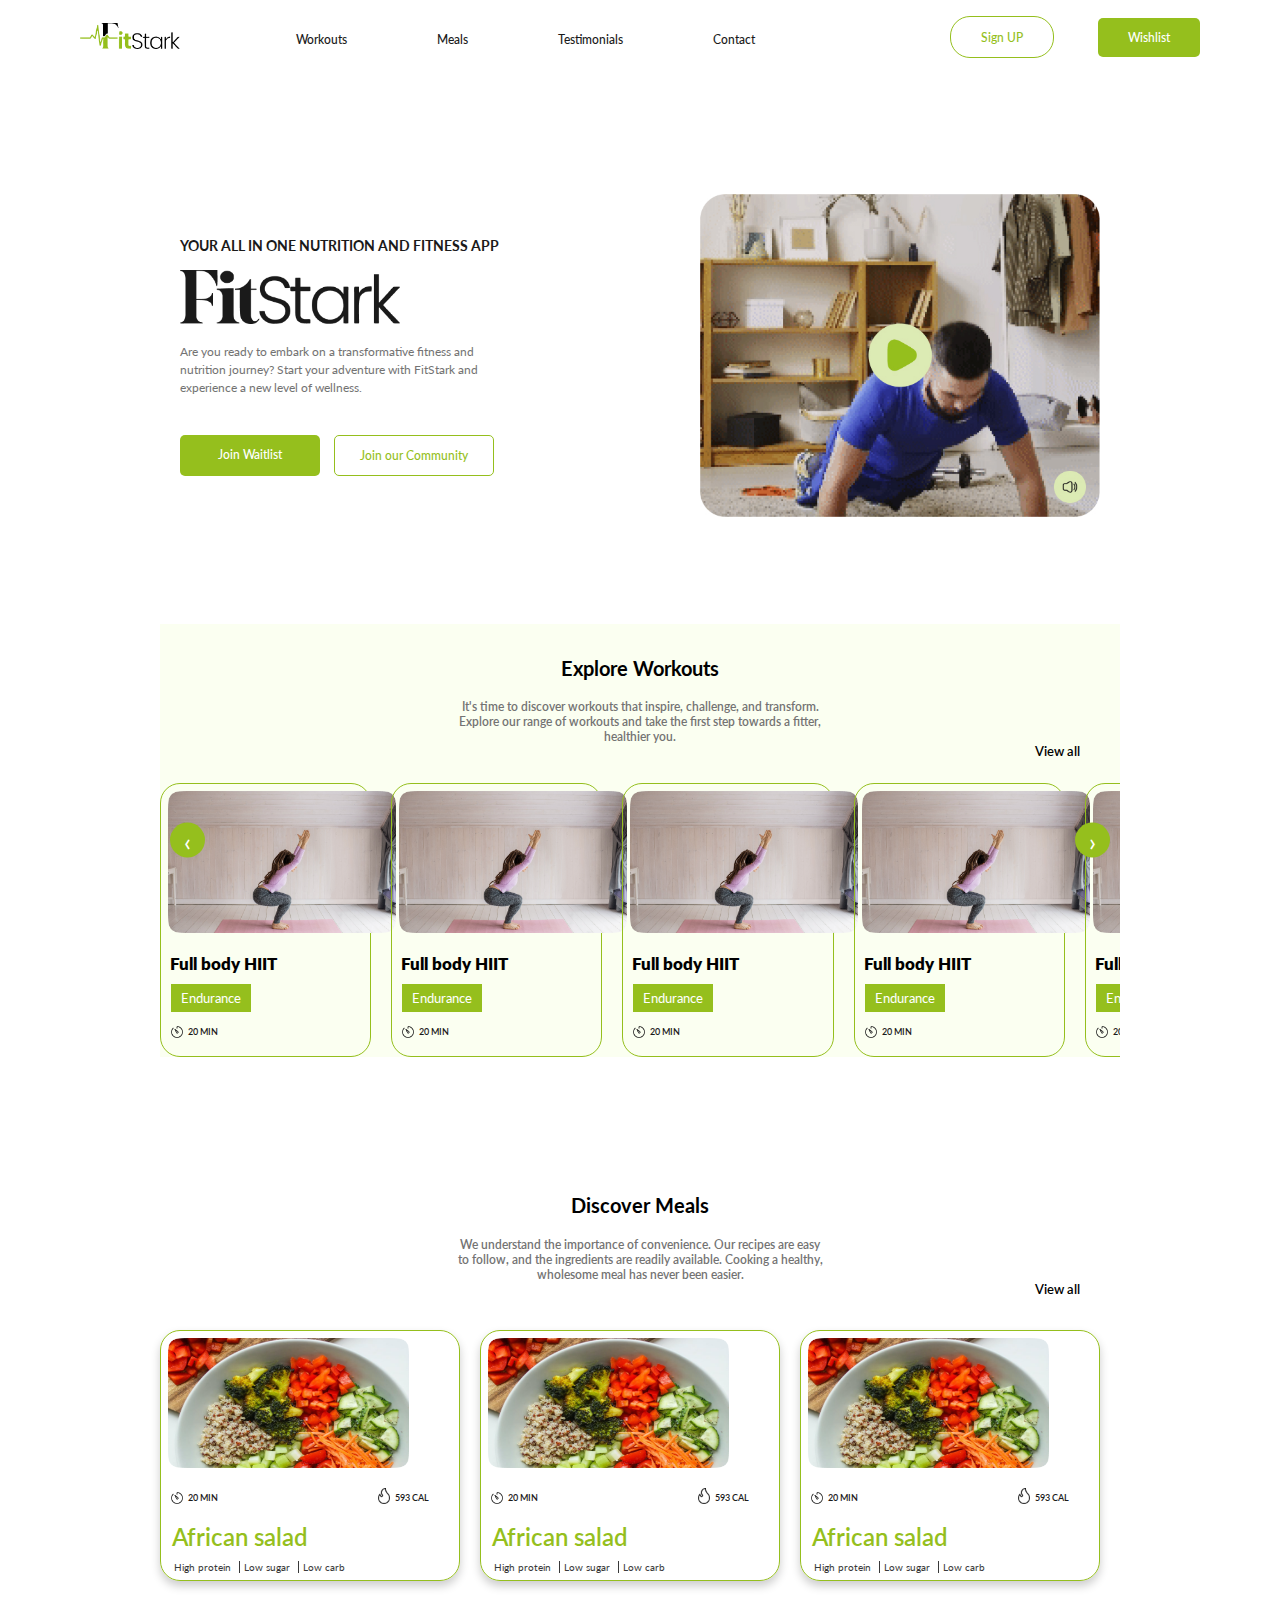
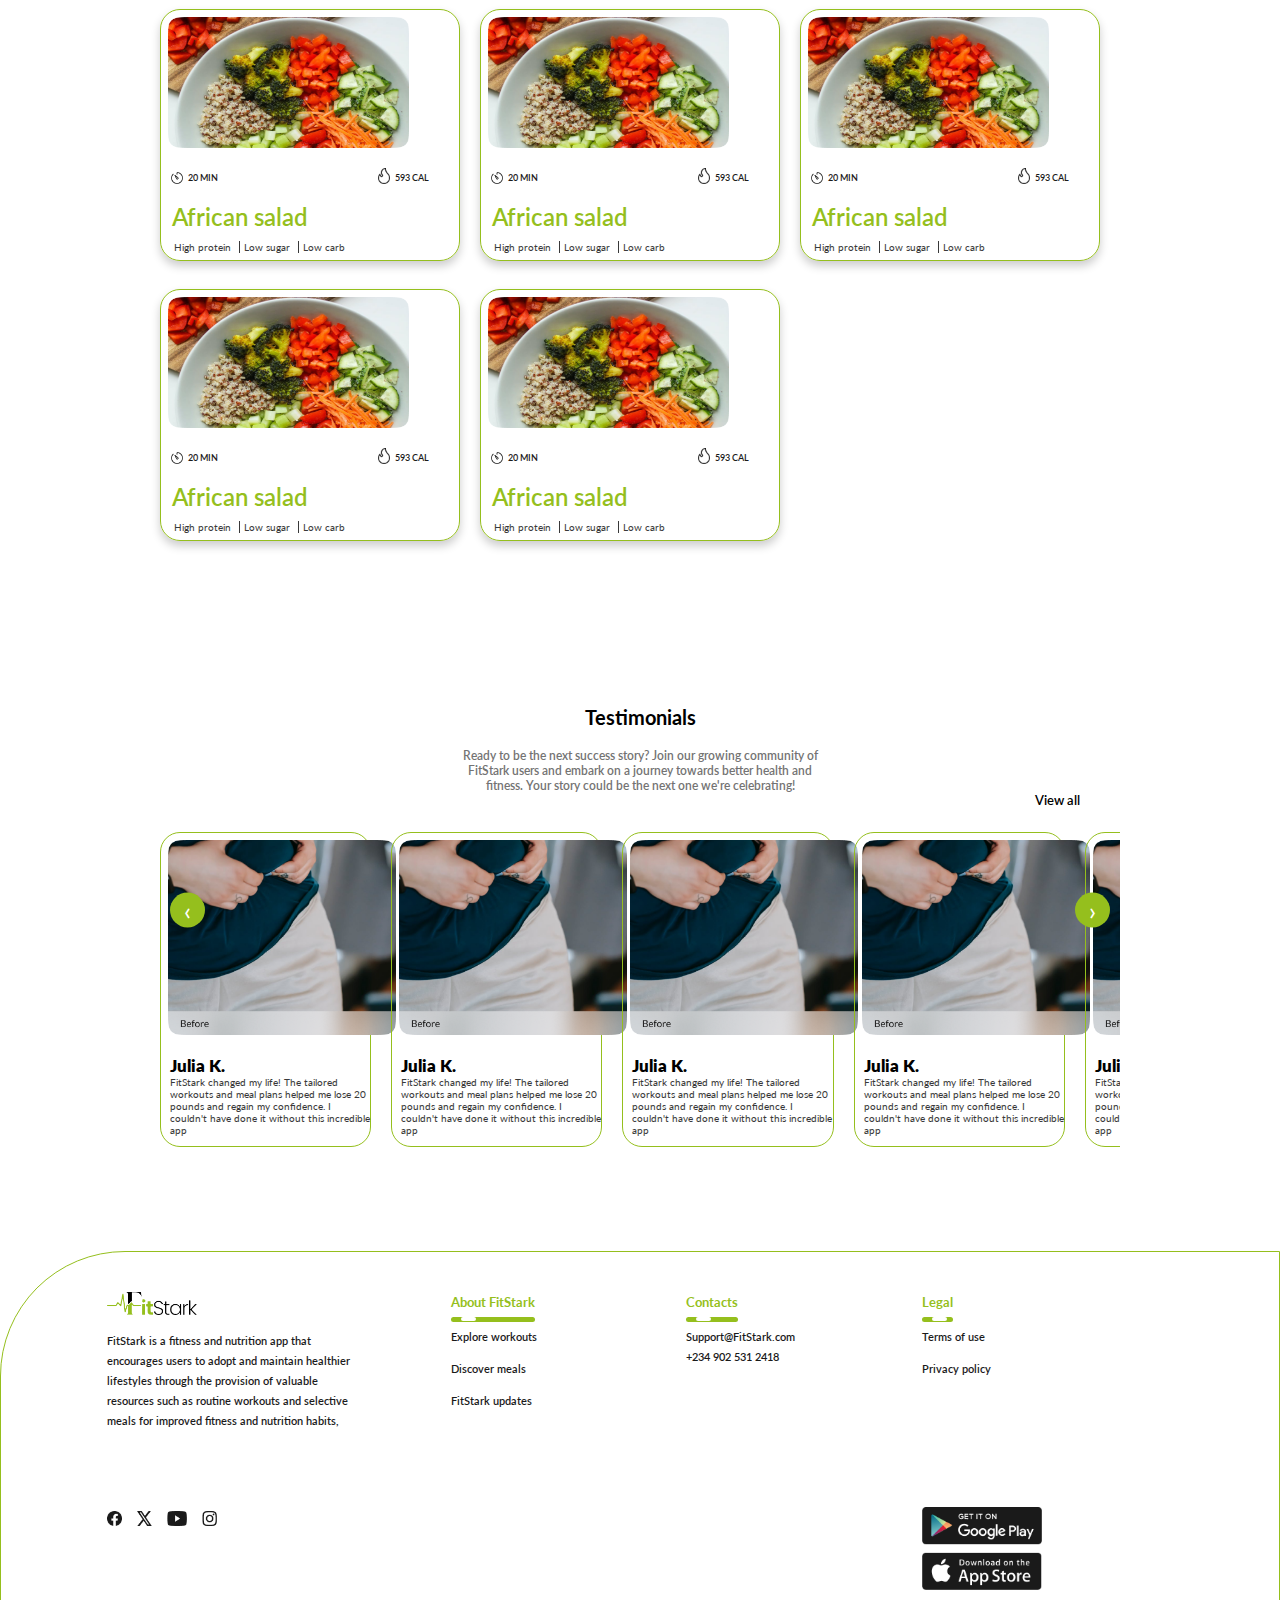
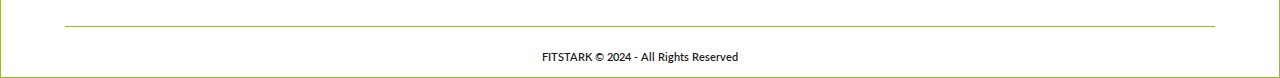
<file: index.html>
<!DOCTYPE html>
<html lang="en">
  <head>
    <meta charset="UTF-8" />
    <meta name="viewport" content="width=device-width, initial-scale=1.0" />
    <title>FITSTARK - YOUR ALL IN ONE NUTRITION AND FITNESS APP</title>
    <link rel="preconnect" href="https://fonts.googleapis.com" />
    <link rel="preconnect" href="https://fonts.gstatic.com" crossorigin />
    <link
      href="https://fonts.googleapis.com/css2?family=Lato:ital,wght@0,100;0,300;0,400;0,700;0,900;1,100;1,300;1,400;1,700;1,900&display=swap"
      rel="stylesheet"
    />
    <link rel="stylesheet" type="text/css" href="css/style.css" />

    <link rel="stylesheet" href="https://cdnjs.cloudflare.com/ajax/libs/font-awesome/6.5.2/css/all.min.css" integrity="sha512-SnH5WK+bZxgPHs44uWIX+LLJAJ9/2PkPKZ5QiAj6Ta86w+fsb2TkcmfRyVX3pBnMFcV7oQPJkl9QevSCWr3W6A==" crossorigin="anonymous" referrerpolicy="no-referrer" />

    <!-- favicon -->

    <link rel="apple-touch-icon" sizes="180x180" href="images/apple-touch-icon.png">
    <link rel="icon" type="image/png" sizes="32x32" href="images/favicon-32x32.png">
    <link rel="icon" type="image/png" sizes="16x16" href="images/favicon-16x16.png">
    <link rel="manifest" href="/site.webmanifest">
  </head>
  <body>

    <div id="progress">
      <span id="progress-value">
        &#x1F815;
      </span>
  
    </div>

    <section>
        <div class="navbar">
          <nav>
            <div class="logo">
              <a href="/">
                <img src="images/brand-logo.png" alt="fitstark brand logo" />
              </a>
            </div>
            <ul class="nav-links">
              <li class="nav-list"><a class="nav-items" href="#workouts">Workouts</a></li>
              <li class="nav-list"><a class="nav-items" href="#meals">Meals</a></li>
              <li class="nav-list"><a class="nav-items" href="#testimonials">Testimonials</a></li>
              <li class="nav-list"><a class="nav-items" href="#contact">Contact</a></li>
            </ul>

            <div class="buttons">
              <button class="sign-in-button">
                <a href="sign-up.html" class="sign-in">Sign UP</a>
              </button>
              <button type="button" class="wishlist-btn">
                <a href="http://www.Fitstark.app" target="_blank" class="wishlist-btn-2">Wishlist</a>
              </button>
             
            </div>
        
            <div class="hamburger">
              <i class="fas fa-bars"></i>
            </div>
            <div class="cancel">
              <i class="fas fa-times"></i>
            </div>
          </nav>
        </div>
      </section>

      <main class="main">
        <section class="hero section block" id="hero">
            <div class="home__container ">
                <div class="home__data">
                   <h2 class="home__title">YOUR ALL IN ONE NUTRITION AND FITNESS APP</h2> 

                   <div class="hero-left-text">
                     <img src="images/fitstack.png" alt="FITSTARK" />
                   </div>

                   <p class="home__description">
                    Are you ready to embark on a transformative fitness and nutrition journey? Start your adventure with FitStark and experience a new level of wellness.
                   </p>

                  <div class="hero-button">
                    <a href="http://www.fitstark.app" class="hero__button">Join Waitlist</a>

                    <a href="community.html" class="hero__button-2">Join our Community</a>
                  </div>
                </div>

               <div class="hero-img">
                <img src="images/hero-img.jpg" alt="hero image of a man doing push-ups" />
               </div>
            </div>

        </section>


        <section class="block" id="workouts" >
          <div class="workout-section">
            <div class="workout-text">
               <h2>Explore Workouts</h2>
               <p>It's time to discover workouts that inspire, challenge, and transform. Explore our range of workouts and take the first step towards a fitter, healthier you.</p>
            </div>

            <div class="view-all">
              <p>View all <span><i class="fa-solid fa-arrow-right"></i></span></p>
            </div>


            <div class="carousel-container">
              <div class="carousel">
              <div class="product">
                <picture>
                  <img src="images/workout-image.png" alt="workout image" />
                </picture>
                <div class="detail">
                  <p>
                    Full body HIIT 
                  </p>
                  <button>Endurance</button>
                </div>
                <div class="timer">
                  <div class="timer-img">
                    <img src="images/Timer.png" alt="timer" />
                  </div>

                  <p>20 MIN</p>
                </div>
              </div>


              <div class="product">
                <picture>
                  <img src="images/workout-image.png" alt="workout image" />
                </picture>
                <div class="detail">
                  <p>
                    Full body HIIT 
                  </p>
                  <button>Endurance</button>
                </div>
                <div class="timer">
                  <div class="timer-img">
                    <img src="images/Timer.png" alt="timer" />
                  </div>

                  <p>20 MIN</p>
                </div>
              </div>

              <div class="product">
                <picture>
                  <img src="images/workout-image.png" alt="workout image" />
                </picture>
                <div class="detail">
                  <p>
                    Full body HIIT 
                  </p>
                  <button>Endurance</button>
                </div>
                <div class="timer">
                  <div class="timer-img">
                    <img src="images/Timer.png" alt="timer" />
                  </div>

                  <p>20 MIN</p>
                </div>
              </div>

              <div class="product">
                <picture>
                  <img src="images/workout-image.png" alt="workout image" />
                </picture>
                <div class="detail">
                  <p>
                    Full body HIIT 
                  </p>
                  <button>Endurance</button>
                </div>
                <div class="timer">
                  <div class="timer-img">
                    <img src="images/Timer.png" alt="timer" />
                  </div>

                  <p>20 MIN</p>
                </div>
              </div>

              <div class="product">
                <picture>
                  <img src="images/workout-image.png" alt="workout image" />
                </picture>
                <div class="detail">
                  <p>
                    Full body HIIT 
                  </p>
                  <button>Endurance</button>
                </div>
                <div class="timer">
                  <div class="timer-img">
                    <img src="images/Timer.png" alt="timer" />
                  </div>

                  <p>20 MIN</p>
                </div>
              </div>


              <div class="product">
                <picture>
                  <img src="images/workout-image.png" alt="workout image" />
                </picture>
                <div class="detail">
                  <p>
                    Full body HIIT 
                  </p>
                  <button>Endurance</button>
                </div>
                <div class="timer">
                  <div class="timer-img">
                    <img src="images/Timer.png" alt="timer" />
                  </div>

                  <p>20 MIN</p>
                </div>
              </div>


              <div class="product">
                <picture>
                  <img src="images/workout-image.png" alt="workout image" />
                </picture>
                <div class="detail">
                  <p>
                    Full body HIIT 
                  </p>
                  <button>Endurance</button>
                </div>
                <div class="timer">
                  <div class="timer-img">
                    <img src="images/Timer.png" alt="timer" />
                  </div>

                  <p>20 MIN</p>
                </div>
              </div>


              <div class="product">
                <picture>
                  <img src="images/workout-image.png" alt="workout image" />
                </picture>
                <div class="detail">
                  <p>
                    Full body HIIT 
                  </p>
                  <button>Endurance</button>
                </div>
                <div class="timer">
                  <div class="timer-img">
                    <img src="images/Timer.png" alt="timer" />
                  </div>

                  <p>20 MIN</p>
                </div>
              </div>


              <div class="product">
                <picture>
                  <img src="images/workout-image.png" alt="workout image" />
                </picture>
                <div class="detail">
                  <p>
                    Full body HIIT 
                  </p>
                  <button>Endurance</button>
                </div>
                <div class="timer">
                  <div class="timer-img">
                    <img src="images/Timer.png" alt="timer" />
                  </div>

                  <p>20 MIN</p>
                </div>
              </div>


              <div class="product">
                <picture>
                  <img src="images/workout-image.png" alt="workout image" />
                </picture>
                <div class="detail">
                  <p>
                    Full body HIIT 
                  </p>
                  <button>Endurance</button>
                </div>
                <div class="timer">
                  <div class="timer-img">
                    <img src="images/Timer.png" alt="timer" />
                  </div>

                  <p>20 MIN</p>
                </div>
              </div>


              <div class="product">
                <picture>
                  <img src="images/workout-image.png" alt="workout image" />
                </picture>
                <div class="detail">
                  <p>
                    Full body HIIT 
                  </p>
                  <button>Endurance</button>
                </div>
                <div class="timer">
                  <div class="timer-img">
                    <img src="images/Timer.png" alt="timer" />
                  </div>

                  <p>20 MIN</p>
                </div>
              </div>


              <div class="product">
                <picture>
                  <img src="images/workout-image.png" alt="workout image" />
                </picture>
                <div class="detail">
                  <p>
                    Full body HIIT 
                  </p>
                  <button>Endurance</button>
                </div>
                <div class="timer">
                  <div class="timer-img">
                    <img src="images/Timer.png" alt="timer" />
                  </div>

                  <p>20 MIN</p>
                </div>
              </div>


              <div class="product">
                <picture>
                  <img src="images/workout-image.png" alt="workout image" />
                </picture>
                <div class="detail">
                  <p>
                    Full body HIIT 
                  </p>
                  <button>Endurance</button>
                </div>
                <div class="timer">
                  <div class="timer-img">
                    <img src="images/Timer.png" alt="timer" />
                  </div>

                  <p>20 MIN</p>
                </div>
              </div>


              <div class="product">
                <picture>
                  <img src="images/workout-image.png" alt="workout image" />
                </picture>
                <div class="detail">
                  <p>
                    Full body HIIT 
                  </p>
                  <button>Endurance</button>
                </div>
                <div class="timer">
                  <div class="timer-img">
                    <img src="images/Timer.png" alt="timer" />
                  </div>

                  <p>20 MIN</p>
                </div>
              </div>


              <div class="product">
                <picture>
                  <img src="images/workout-image.png" alt="workout image" />
                </picture>
                <div class="detail">
                  <p>
                    Full body HIIT 
                  </p>
                  <button>Endurance</button>
                </div>
                <div class="timer">
                  <div class="timer-img">
                    <img src="images/Timer.png" alt="timer" />
                  </div>

                  <p>20 MIN</p>
                </div>
              </div>


              <div class="product">
                <picture>
                  <img src="images/workout-image.png" alt="workout image" />
                </picture>
                <div class="detail">
                  <p>
                    Full body HIIT 
                  </p>
                  <button>Endurance</button>
                </div>
                <div class="timer">
                  <div class="timer-img">
                    <img src="images/Timer.png" alt="timer" />
                  </div>

                  <p>20 MIN</p>
                </div>
              </div>


              <div class="product">
                <picture>
                  <img src="images/workout-image.png" alt="workout image" />
                </picture>
                <div class="detail">
                  <p>
                    Full body HIIT 
                  </p>
                  <button>Endurance</button>
                </div>
                <div class="timer">
                  <div class="timer-img">
                    <img src="images/Timer.png" alt="timer" />
                  </div>

                  <p>20 MIN</p>
                </div>
              </div>

              <div class="product">
                <picture>
                  <img src="images/workout-image.png" alt="workout image" />
                </picture>
                <div class="detail">
                  <p>
                    Full body HIIT 
                  </p>
                  <button>Endurance</button>
                </div>
                <div class="timer">
                  <div class="timer-img">
                    <img src="images/Timer.png" alt="timer" />
                  </div>

                  <p>20 MIN</p>
                </div>
              </div>

            </div>
          </div>


          

           <div class="span-arrow left-arrow">
            <p class="arrow">&#139;</p>
          </div>
          <div class="span-arrow right-arrow">
            <p class="arrow">&#155;</p>
          </div>

          </div>
        </section>

        <section class="block" id="meals">
          <div class="workout-section food-section">
            <div class="workout-text food-text">
               <h2>Discover Meals</h2>
               <p>We understand the importance of convenience. Our recipes are easy to follow, and the ingredients are readily available. Cooking a healthy, wholesome meal has never been easier.</p>
            </div>

            <div class="view-all">
              <p>View all <span><i class="fa-solid fa-arrow-right"></i></span></p>
            </div>

            <div class="food-container">

              <div class="food-box">
                <picture class="food-image">
                  <img src="images/food.png" alt="meal" />
                </picture>

                <div class="time-calorie">
                  <div class="timer">
                    <div class="timer-img">
                      <img src="images/Timer.png" alt="timer" />
                    </div>
  
                    <p>20 MIN</p>
                  </div>

                  <div class="timer calorie-detail">
                    <div class="timer-img calorie-img">
                      <img src="images/calorie.png" alt="timer" />
                    </div>
  
                    <p>593 CAL</p>
                  </div>
                   
                </div>

                <div class="food-text-1">
                  <p>
                    African salad
                  </p>
                 
                </div>

                <div class="food-details">
                  <span class="food-item">High protein</span>
                  <span class="food-item">Low sugar</span>
                  <span class="food-item">Low carb</span>
                </div>


                  
              </div>

              <div class="food-box">
                <picture class="food-image">
                  <img src="images/food.png" alt="meal" />
                </picture>

                <div class="time-calorie">
                  <div class="timer">
                    <div class="timer-img">
                      <img src="images/Timer.png" alt="timer" />
                    </div>
  
                    <p>20 MIN</p>
                  </div>

                  <div class="timer calorie-detail">
                    <div class="timer-img calorie-img">
                      <img src="images/calorie.png" alt="timer" />
                    </div>
  
                    <p>593 CAL</p>
                  </div>
                   
                </div>

                <div class="food-text-1">
                  <p>
                    African salad
                  </p>
                 
                </div>

                <div class="food-details">
                  <span class="food-item">High protein</span>
                  <span class="food-item">Low sugar</span>
                  <span class="food-item">Low carb</span>
                </div>


                  
              </div>


              <div class="food-box">
                <picture class="food-image">
                  <img src="images/food.png" alt="meal" />
                </picture>

                <div class="time-calorie">
                  <div class="timer">
                    <div class="timer-img">
                      <img src="images/Timer.png" alt="timer" />
                    </div>
  
                    <p>20 MIN</p>
                  </div>

                  <div class="timer calorie-detail">
                    <div class="timer-img calorie-img">
                      <img src="images/calorie.png" alt="timer" />
                    </div>
  
                    <p>593 CAL</p>
                  </div>
                   
                </div>

                <div class="food-text-1">
                  <p>
                    African salad
                  </p>
                 
                </div>

                <div class="food-details">
                  <span class="food-item">High protein</span>
                  <span class="food-item">Low sugar</span>
                  <span class="food-item">Low carb</span>
                </div>


                  
              </div>

              <div class="food-box">
                <picture class="food-image">
                  <img src="images/food.png" alt="meal" />
                </picture>

                <div class="time-calorie">
                  <div class="timer">
                    <div class="timer-img">
                      <img src="images/Timer.png" alt="timer" />
                    </div>
  
                    <p>20 MIN</p>
                  </div>

                  <div class="timer calorie-detail">
                    <div class="timer-img calorie-img">
                      <img src="images/calorie.png" alt="timer" />
                    </div>
  
                    <p>593 CAL</p>
                  </div>
                   
                </div>

                <div class="food-text-1">
                  <p>
                    African salad
                  </p>
                 
                </div>

                <div class="food-details">
                  <span class="food-item">High protein</span>
                  <span class="food-item">Low sugar</span>
                  <span class="food-item">Low carb</span>
                </div>


                  
              </div>


              <div class="food-box">
                <picture class="food-image">
                  <img src="images/food.png" alt="meal" />
                </picture>

                <div class="time-calorie">
                  <div class="timer">
                    <div class="timer-img">
                      <img src="images/Timer.png" alt="timer" />
                    </div>
  
                    <p>20 MIN</p>
                  </div>

                  <div class="timer calorie-detail">
                    <div class="timer-img calorie-img">
                      <img src="images/calorie.png" alt="timer" />
                    </div>
  
                    <p>593 CAL</p>
                  </div>
                   
                </div>

                <div class="food-text-1">
                  <p>
                    African salad
                  </p>
                 
                </div>

                <div class="food-details">
                  <span class="food-item">High protein</span>
                  <span class="food-item">Low sugar</span>
                  <span class="food-item">Low carb</span>
                </div>


                  
              </div>


              <div class="food-box">
                <picture class="food-image">
                  <img src="images/food.png" alt="meal" />
                </picture>

                <div class="time-calorie">
                  <div class="timer">
                    <div class="timer-img">
                      <img src="images/Timer.png" alt="timer" />
                    </div>
  
                    <p>20 MIN</p>
                  </div>

                  <div class="timer calorie-detail">
                    <div class="timer-img calorie-img">
                      <img src="images/calorie.png" alt="timer" />
                    </div>
  
                    <p>593 CAL</p>
                  </div>
                   
                </div>

                <div class="food-text-1">
                  <p>
                    African salad
                  </p>
                 
                </div>

                <div class="food-details">
                  <span class="food-item">High protein</span>
                  <span class="food-item">Low sugar</span>
                  <span class="food-item">Low carb</span>
                </div>


                  
              </div>

              <div class="food-box">
                <picture class="food-image">
                  <img src="images/food.png" alt="meal" />
                </picture>

                <div class="time-calorie">
                  <div class="timer">
                    <div class="timer-img">
                      <img src="images/Timer.png" alt="timer" />
                    </div>
  
                    <p>20 MIN</p>
                  </div>

                  <div class="timer calorie-detail">
                    <div class="timer-img calorie-img">
                      <img src="images/calorie.png" alt="timer" />
                    </div>
  
                    <p>593 CAL</p>
                  </div>
                   
                </div>

                <div class="food-text-1">
                  <p>
                    African salad
                  </p>
                 
                </div>

                <div class="food-details">
                  <span class="food-item">High protein</span>
                  <span class="food-item">Low sugar</span>
                  <span class="food-item">Low carb</span>
                </div>


                  
              </div>


              <div class="food-box">
                <picture class="food-image">
                  <img src="images/food.png" alt="meal" />
                </picture>

                <div class="time-calorie">
                  <div class="timer">
                    <div class="timer-img">
                      <img src="images/Timer.png" alt="timer" />
                    </div>
  
                    <p>20 MIN</p>
                  </div>

                  <div class="timer calorie-detail">
                    <div class="timer-img calorie-img">
                      <img src="images/calorie.png" alt="timer" />
                    </div>
  
                    <p>593 CAL</p>
                  </div>
                   
                </div>

                <div class="food-text-1">
                  <p>
                    African salad
                  </p>
                 
                </div>

                <div class="food-details">
                  <span class="food-item">High protein</span>
                  <span class="food-item">Low sugar</span>
                  <span class="food-item">Low carb</span>
                </div>


                  
              </div>


             

            </div>

            </div>
            </section>



            <section class="block" id="testimonials">
              <div class="workout-section testimonies-section">
                <div class="workout-text">
                   <h2>Testimonials</h2>
                   <p>Ready to be the next success story? Join our growing community of FitStark users and embark on a journey towards better health and fitness. Your story could be the next one we're celebrating!</p>
                </div>
    
                <div class="view-all">
                  <p>View all <span><i class="fa-solid fa-arrow-right"></i></span></p>
                </div>
    
    
                <div class="carousel-container testimonies-carousel">
                  <div class="carousel">

                  <div class="product">
                    <picture>
                      <img src="images/testimony.png" alt="testimony image" />
                    </picture>
                    <div class="detail">
                      <p>
                        Julia K. 
                      </p>
                     
                    </div>
                   <p class="tes-des">
                    FitStark changed my life! The tailored workouts and meal plans helped me lose 20 pounds and regain my confidence. I couldn't have done it without this incredible app
                   </p>
                  </div>

                  <div class="product">
                    <picture>
                      <img src="images/testimony.png" alt="testimony image" />
                    </picture>
                    <div class="detail">
                      <p>
                        Julia K. 
                      </p>
                     
                    </div>
                   <p class="tes-des">
                    FitStark changed my life! The tailored workouts and meal plans helped me lose 20 pounds and regain my confidence. I couldn't have done it without this incredible app
                   </p>
                  </div>


                  <div class="product">
                    <picture>
                      <img src="images/testimony.png" alt="testimony image" />
                    </picture>
                    <div class="detail">
                      <p>
                        Julia K. 
                      </p>
                     
                    </div>
                   <p class="tes-des">
                    FitStark changed my life! The tailored workouts and meal plans helped me lose 20 pounds and regain my confidence. I couldn't have done it without this incredible app
                   </p>
                  </div>

                  <div class="product">
                    <picture>
                      <img src="images/testimony.png" alt="testimony image" />
                    </picture>
                    <div class="detail">
                      <p>
                        Julia K. 
                      </p>
                     
                    </div>
                   <p class="tes-des">
                    FitStark changed my life! The tailored workouts and meal plans helped me lose 20 pounds and regain my confidence. I couldn't have done it without this incredible app
                   </p>
                  </div>


                  <div class="product">
                    <picture>
                      <img src="images/testimony.png" alt="testimony image" />
                    </picture>
                    <div class="detail">
                      <p>
                        Julia K. 
                      </p>
                     
                    </div>
                   <p class="tes-des">
                    FitStark changed my life! The tailored workouts and meal plans helped me lose 20 pounds and regain my confidence. I couldn't have done it without this incredible app
                   </p>
                  </div>


                  <div class="product">
                    <picture>
                      <img src="images/testimony.png" alt="testimony image" />
                    </picture>
                    <div class="detail">
                      <p>
                        Julia K. 
                      </p>
                     
                    </div>
                   <p class="tes-des">
                    FitStark changed my life! The tailored workouts and meal plans helped me lose 20 pounds and regain my confidence. I couldn't have done it without this incredible app
                   </p>
                  </div>


                  <div class="product">
                    <picture>
                      <img src="images/testimony.png" alt="testimony image" />
                    </picture>
                    <div class="detail">
                      <p>
                        Julia K. 
                      </p>
                     
                    </div>
                   <p class="tes-des">
                    FitStark changed my life! The tailored workouts and meal plans helped me lose 20 pounds and regain my confidence. I couldn't have done it without this incredible app
                   </p>
                  </div>



                  <div class="product">
                    <picture>
                      <img src="images/testimony.png" alt="testimony image" />
                    </picture>
                    <div class="detail">
                      <p>
                        Julia K. 
                      </p>
                     
                    </div>
                   <p class="tes-des">
                    FitStark changed my life! The tailored workouts and meal plans helped me lose 20 pounds and regain my confidence. I couldn't have done it without this incredible app
                   </p>
                  </div>


                  <div class="product">
                    <picture>
                      <img src="images/testimony.png" alt="testimony image" />
                    </picture>
                    <div class="detail">
                      <p>
                        Julia K. 
                      </p>
                     
                    </div>
                   <p class="tes-des">
                    FitStark changed my life! The tailored workouts and meal plans helped me lose 20 pounds and regain my confidence. I couldn't have done it without this incredible app
                   </p>
                  </div>


                  <div class="product">
                    <picture>
                      <img src="images/testimony.png" alt="testimony image" />
                    </picture>
                    <div class="detail">
                      <p>
                        Julia K. 
                      </p>
                     
                    </div>
                   <p class="tes-des">
                    FitStark changed my life! The tailored workouts and meal plans helped me lose 20 pounds and regain my confidence. I couldn't have done it without this incredible app
                   </p>
                  </div>
    
    
                </div>
              </div>
    
    
              
    
               <div class="span-arrow left-arrow">
                <p class="arrow">&#139;</p>
              </div>
              <div class="span-arrow right-arrow">
                <p class="arrow">&#155;</p>
              </div>
    
              </div>
            </section>


           
    
     
      </main>

      <footer id="contact">
        <div class="row">
          <div class="col">
            <img src="images/brand-logo.png" alt="brand logo" class="footer-logo"/>
            <p>FitStark is a fitness and nutrition app that encourages users to adopt and maintain healthier lifestyles through the provision of valuable resources such as routine workouts and selective meals for improved fitness and nutrition habits,</p>
            
            <div class="social-icons">
              <img src="images/facebook.png" alt="facebook icon" class="social-img" />
              <img src="images/x.png" alt="X icon" class="social-img" />
              <img src="images/youtube.png" alt="youtube icon" class="social-img youtube" />
              <img src="images/instagram.png" alt="instagram icon" class="social-img" />
            </div>

          </div>
          <div class="col">
            <h3>
              About FitStark <div class="underline"><span></span></div>
            </h3>

            <ul class="footer-links">
              <li class="footer-link-list"><a class="footer-link-items" href="">Explore workouts</a></li>
              <li class="footer-link-list"><a class="footer-link-items" href="">Discover meals</a></li>
              <li class="footer-link-list"><a class="footer-link-items" href="">FitStark updates</a></li>
            </ul>
          </div>

          <div class="col">
            <h3>Contacts <div class="underline"><span></span></div></h3>
            <p>Support@FitStark.com</p>
            <p>+234 902 531 2418</p>
          </div>

          <div class="col">
            <h3>Legal <div class="underline"><span></span></div></h3>

            
            <ul class="footer-links">
              <li class="footer-link-list"><a class="footer-link-items" href="">Terms of use</a></li>
              <li class="footer-link-list"><a class="footer-link-items" href="">Privacy policy</a></li>
            </ul>

            <div class="badge">
              <img src="images/App Badges.png" alt="app badge" />
            </div>
          </div>
        </div>
        <hr class="line">
        <p class="copyright">FITSTARK © 2024 - All Rights Reserved</p>
      </footer>


      <script src="js/script.js"></script>
  </body>
</html>
</file>
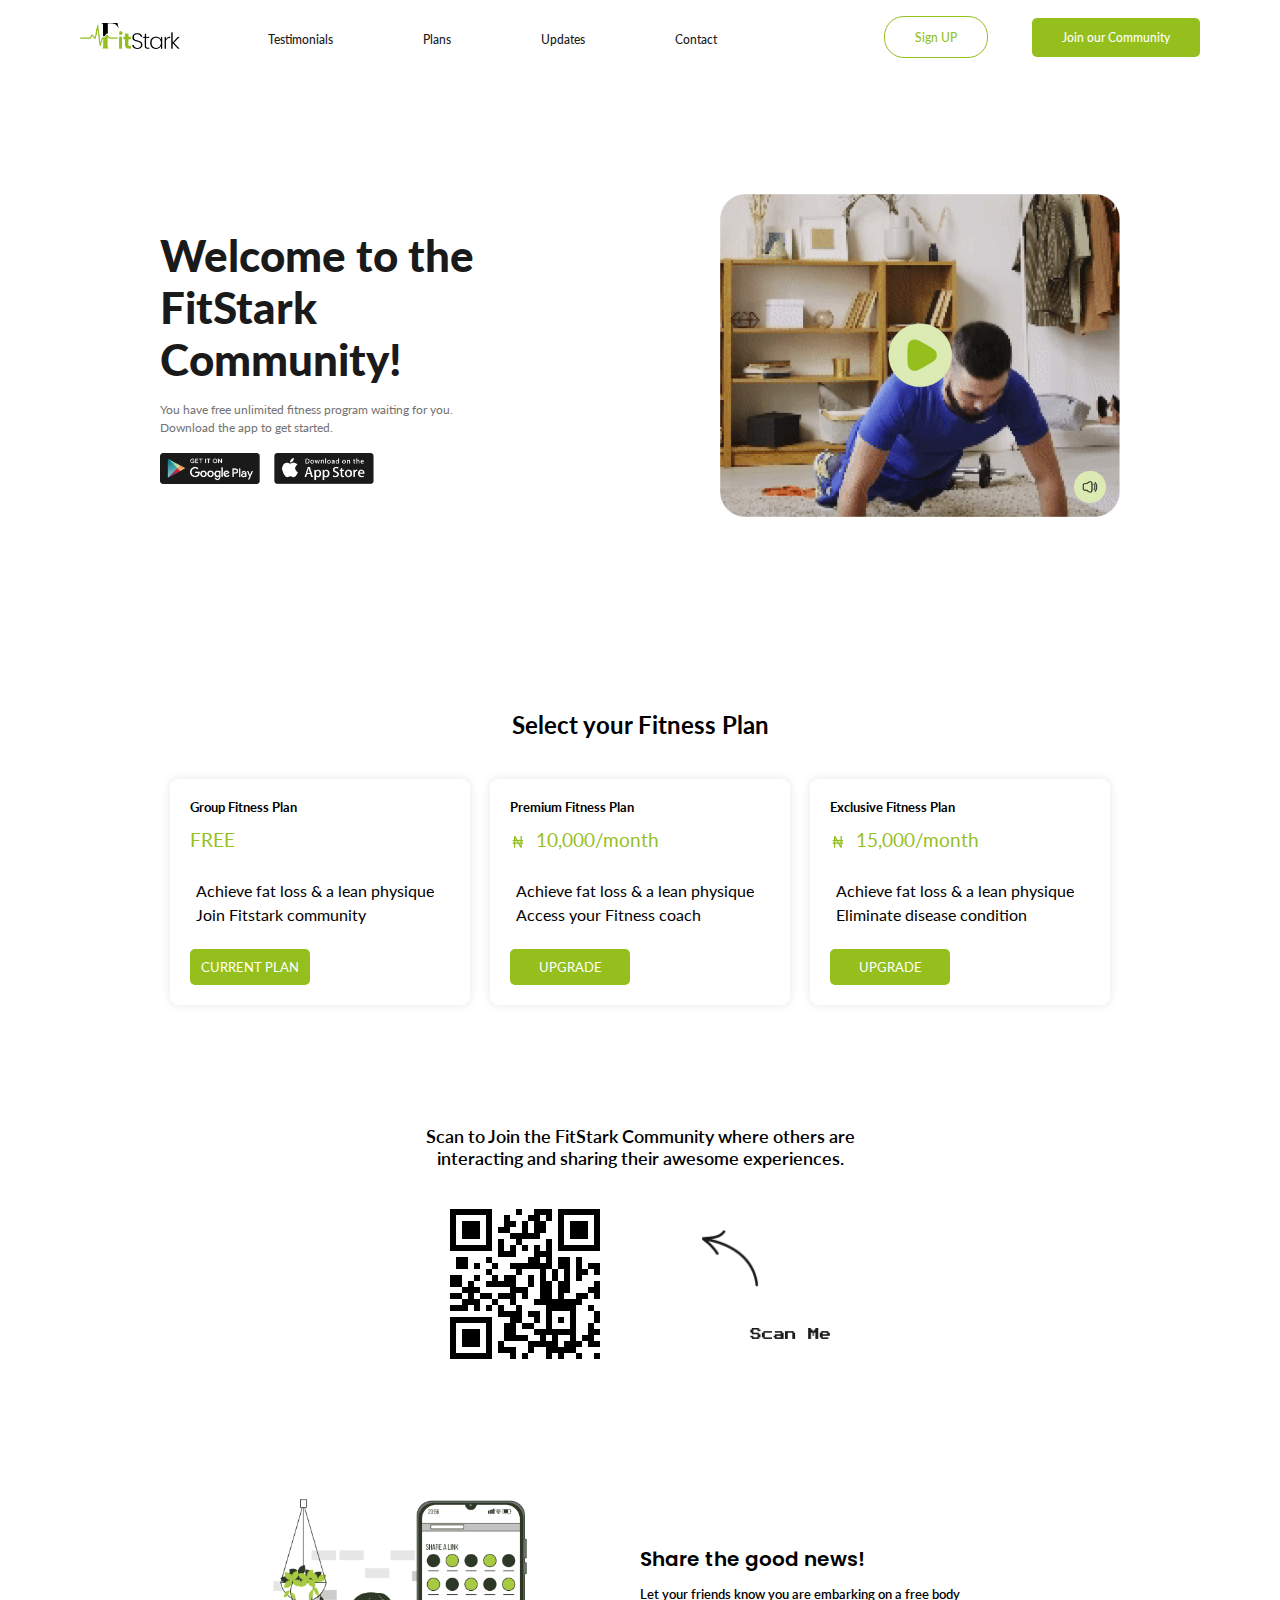
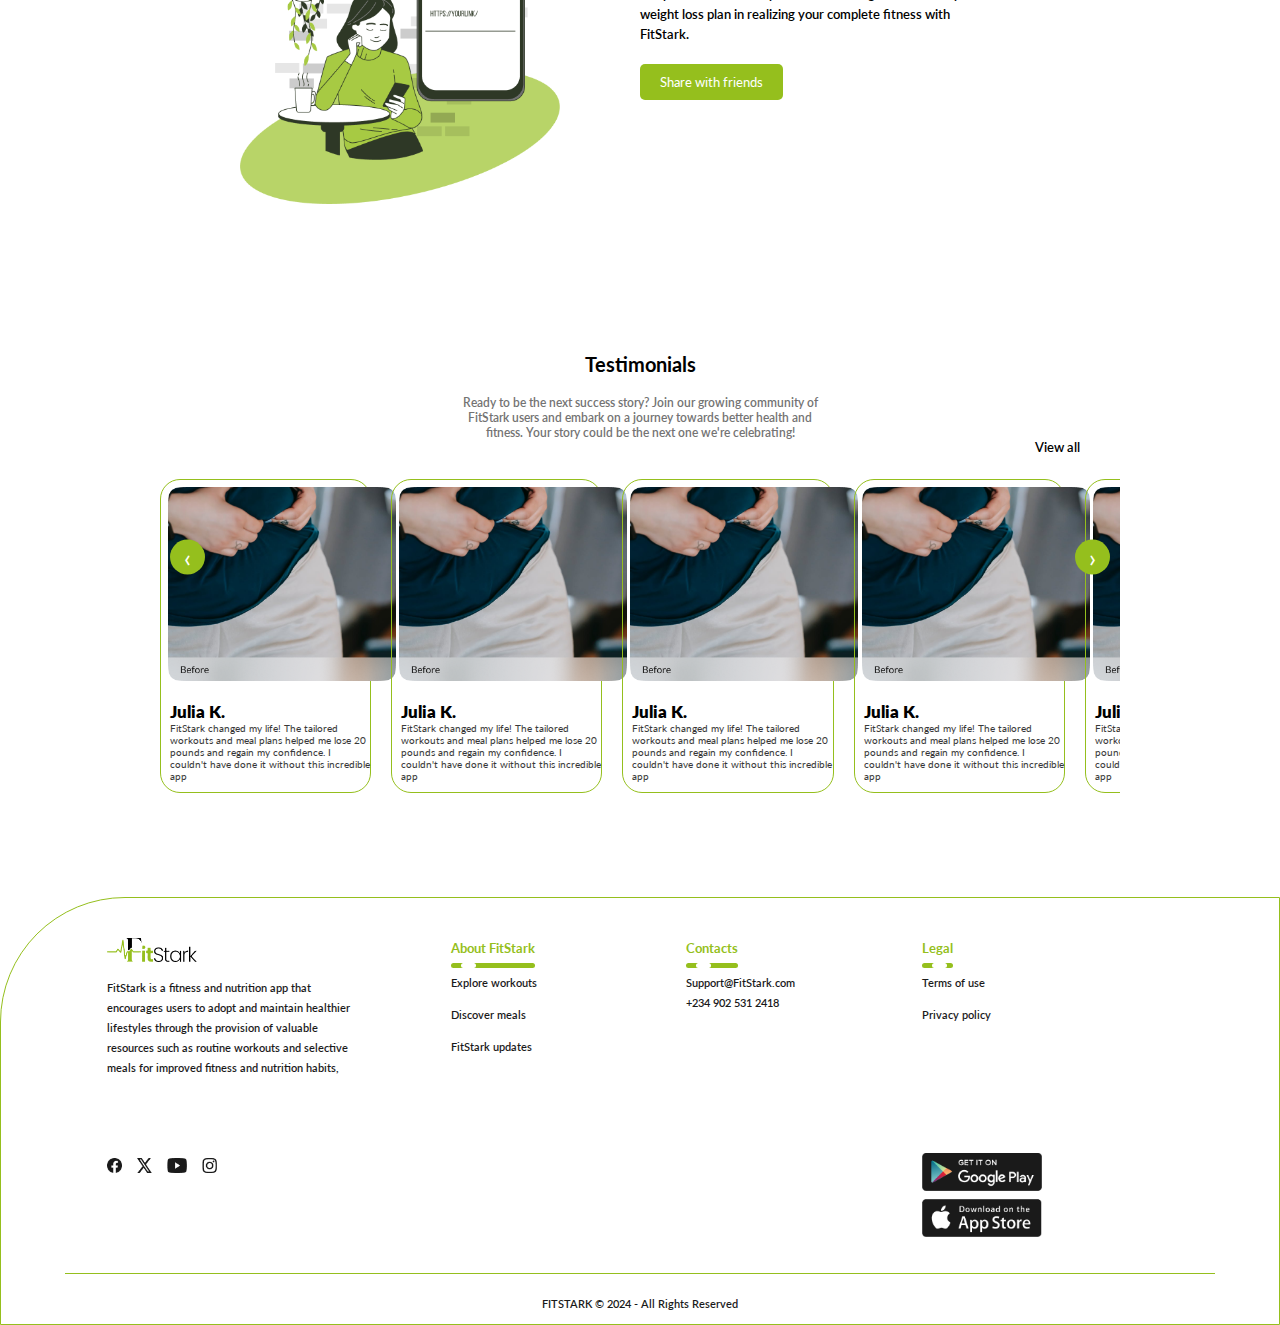
<file: community.html>
<!DOCTYPE html>
<html lang="en">
  <head>
    <meta charset="UTF-8" />
    <meta name="viewport" content="width=device-width, initial-scale=1.0" />
    <title>FITSTARK - YOUR ALL IN ONE NUTRITION AND FITNESS APP</title>
    <link rel="preconnect" href="https://fonts.googleapis.com" />
    <link rel="preconnect" href="https://fonts.gstatic.com" crossorigin />
    <link
      href="https://fonts.googleapis.com/css2?family=Lato:ital,wght@0,100;0,300;0,400;0,700;0,900;1,100;1,300;1,400;1,700;1,900&display=swap"
      rel="stylesheet"
    />
    <link rel="stylesheet" type="text/css" href="css/style.css" />

    <link rel="stylesheet" href="https://cdnjs.cloudflare.com/ajax/libs/font-awesome/6.5.2/css/all.min.css" integrity="sha512-SnH5WK+bZxgPHs44uWIX+LLJAJ9/2PkPKZ5QiAj6Ta86w+fsb2TkcmfRyVX3pBnMFcV7oQPJkl9QevSCWr3W6A==" crossorigin="anonymous" referrerpolicy="no-referrer" />

    <link rel="preconnect" href="https://fonts.googleapis.com">
<link rel="preconnect" href="https://fonts.gstatic.com" crossorigin>
<link href="https://fonts.googleapis.com/css2?family=Poppins:ital,wght@0,100;0,200;0,300;0,400;0,500;0,600;0,700;0,800;0,900;1,100;1,200;1,300;1,400;1,500;1,600;1,700;1,800;1,900&display=swap" rel="stylesheet">


<!-- favicon -->

<link rel="apple-touch-icon" sizes="180x180" href="/apple-touch-icon.png">
<link rel="icon" type="image/png" sizes="32x32" href="/favicon-32x32.png">
<link rel="icon" type="image/png" sizes="16x16" href="/favicon-16x16.png">
<link rel="manifest" href="/site.webmanifest">
  </head>
  <body>

    <div id="progress">
        <span id="progress-value">
          &#x1F815;
        </span>
    
      </div>


    <section>
        <div class="navbar">
          <nav>
            <div class="logo">
              <a href="/">
                <img src="images/brand-logo.png" alt="fitstark brand logo" />
              </a>
            </div>
            <ul class="nav-links">
                <li class="nav-list"><a class="nav-items" href="#testimonials">Testimonials</a></li>
                <li class="nav-list"><a class="nav-items" href="#plans">Plans</a></li>
                <li class="nav-list"><a class="nav-items" href="#updates">Updates</a></li>
                <li class="nav-list"><a class="nav-items" href="#contact">Contact</a></li>
              </ul>

            <div class="buttons">
              <button class="sign-in-button">
                <a href="sign-up.html" class="sign-in">Sign UP</a>
              </button>
              <button type="button" class="wishlist-btn">
                <a href="https://chat.whatsapp.com/FqcHR5ULVx3Kpfc8NagmPJ" target="_blank" class="wishlist-btn-2">Join our Community</a>
              </button>
             
            </div>
        
            <div class="hamburger">
              <i class="fas fa-bars"></i>
            </div>
            <div class="cancel">
              <i class="fas fa-times"></i>
            </div>
          </nav>
        </div>
      </section>

      <main class="main">
        <section class="hero section hero-com block" id="hero">
            <div class="home__container ">
                <div class="home__data">
                    <h1 class="home__title-2">Welcome to the FitStark Community!</h1> 

                   <p class="home__description">
                    You  have free unlimited fitness program waiting for you. Download the app to get started.
                   </p>

                  <div class="hero-button app-badge">
                    <img src="images/Google play badge.png" alt="Google play badge">

                    <img src="images/apple.png" alt="Apple store badge">
                  </div>
                </div>

               <div class="hero-img">
                <img src="images/hero-img.jpg" alt="hero image of a man doing push-ups" />
               </div>
            </div>

        </section>


        <section class="fitness-plan-container block" id="plans">
            <div class="plan-container">
                <h1 class="plan-title">Select your Fitness Plan</h1>
                <div class="plans">
                    <div class="plan" id="currentPlan">
                        <h2>Group Fitness Plan</h2>
                        <p class="price">FREE</p>
                        <div class="features">
                            <p><i class="fas fa-check-circle"></i> Achieve fat loss & a lean physique</p>
                            <p><i class="fas fa-check-circle"></i> Join Fitstark community</p>
                        </div>
                        <button class="plan-btn" id="planBtn">Current Plan</button>
                    </div>
                    <div class="plan">
                        <h2>Premium Fitness Plan</h2>
                        <p class="price"><img src="images/mdi_naira.png" alt="Naira"> 10,000/month</p>
                        <div class="features">
                            <p><i class="fas fa-check-circle"></i> Achieve fat loss & a lean physique</p>
                            <p><i class="fas fa-check-circle"></i> Access your Fitness coach</p>
                        </div>
                        <button class="plan-btn">Upgrade</button>
                    </div>
                    <div class="plan">
                        <h2>Exclusive Fitness Plan</h2>
                        <p class="price"><img src="images/mdi_naira.png" alt="Naira"> 15,000/month</p>
                        <div class="features">
                            <p><i class="fas fa-check-circle"></i> Achieve fat loss & a lean physique</p>
                            <p><i class="fas fa-check-circle"></i> Eliminate disease condition</p>
                        </div>
                        <button class="plan-btn">Upgrade</button>
                    </div>
                </div>
            </div>
        </section>


        <section class="block" id="updates">
            <div class="scan-container">
                <h1>Scan to Join the FitStark Community where others are interacting and sharing their awesome experiences.</h1>
                <div class="images-row">
                    <img src="images/scan.png" alt="Scan QR Code" class="scan-image">
                    <div class="stacked-images">
                        <img src="images/Arrow_04.png" alt="Arrow" class="arrow-image">
                        <img src="images/text-scan.png" alt="Scan Text" class="text-image">
                    </div>
                </div>
            </div>
        </section>

        <section class="block good-news-session">
            <div class="good-news-container">
                <div class="good-news-images">
                    <img src="images/bro.png" alt="Bro" class="bro">
                    <img src="images/eclipse.png" alt="Eclipse" class="eclipse">
                </div>
                <div class="good-news-text">
                    <h1>Share the good news!</h1>
                    <p>Let your friends know you are embarking on a free body weight loss plan in realizing your complete fitness with FitStark.</p>
                    <button>Share with friends</button>
                </div>
            </div>
        </section>


        <section class="block" id="testimonials">
            <div class="workout-section testimonies-section">
              <div class="workout-text">
                 <h2>Testimonials</h2>
                 <p>Ready to be the next success story? Join our growing community of FitStark users and embark on a journey towards better health and fitness. Your story could be the next one we're celebrating!</p>
              </div>
  
              <div class="view-all">
                <p>View all <span><i class="fa-solid fa-arrow-right"></i></span></p>
              </div>
  
  
              <div class="carousel-container testimonies-carousel">
                <div class="carousel">

                <div class="product">
                  <picture>
                    <img src="images/testimony.png" alt="testimony image" />
                  </picture>
                  <div class="detail">
                    <p>
                      Julia K. 
                    </p>
                   
                  </div>
                 <p class="tes-des">
                  FitStark changed my life! The tailored workouts and meal plans helped me lose 20 pounds and regain my confidence. I couldn't have done it without this incredible app
                 </p>
                </div>

                <div class="product">
                  <picture>
                    <img src="images/testimony.png" alt="testimony image" />
                  </picture>
                  <div class="detail">
                    <p>
                      Julia K. 
                    </p>
                   
                  </div>
                 <p class="tes-des">
                  FitStark changed my life! The tailored workouts and meal plans helped me lose 20 pounds and regain my confidence. I couldn't have done it without this incredible app
                 </p>
                </div>


                <div class="product">
                  <picture>
                    <img src="images/testimony.png" alt="testimony image" />
                  </picture>
                  <div class="detail">
                    <p>
                      Julia K. 
                    </p>
                   
                  </div>
                 <p class="tes-des">
                  FitStark changed my life! The tailored workouts and meal plans helped me lose 20 pounds and regain my confidence. I couldn't have done it without this incredible app
                 </p>
                </div>

                <div class="product">
                  <picture>
                    <img src="images/testimony.png" alt="testimony image" />
                  </picture>
                  <div class="detail">
                    <p>
                      Julia K. 
                    </p>
                   
                  </div>
                 <p class="tes-des">
                  FitStark changed my life! The tailored workouts and meal plans helped me lose 20 pounds and regain my confidence. I couldn't have done it without this incredible app
                 </p>
                </div>


                <div class="product">
                  <picture>
                    <img src="images/testimony.png" alt="testimony image" />
                  </picture>
                  <div class="detail">
                    <p>
                      Julia K. 
                    </p>
                   
                  </div>
                 <p class="tes-des">
                  FitStark changed my life! The tailored workouts and meal plans helped me lose 20 pounds and regain my confidence. I couldn't have done it without this incredible app
                 </p>
                </div>


                <div class="product">
                  <picture>
                    <img src="images/testimony.png" alt="testimony image" />
                  </picture>
                  <div class="detail">
                    <p>
                      Julia K. 
                    </p>
                   
                  </div>
                 <p class="tes-des">
                  FitStark changed my life! The tailored workouts and meal plans helped me lose 20 pounds and regain my confidence. I couldn't have done it without this incredible app
                 </p>
                </div>


                <div class="product">
                  <picture>
                    <img src="images/testimony.png" alt="testimony image" />
                  </picture>
                  <div class="detail">
                    <p>
                      Julia K. 
                    </p>
                   
                  </div>
                 <p class="tes-des">
                  FitStark changed my life! The tailored workouts and meal plans helped me lose 20 pounds and regain my confidence. I couldn't have done it without this incredible app
                 </p>
                </div>



                <div class="product">
                  <picture>
                    <img src="images/testimony.png" alt="testimony image" />
                  </picture>
                  <div class="detail">
                    <p>
                      Julia K. 
                    </p>
                   
                  </div>
                 <p class="tes-des">
                  FitStark changed my life! The tailored workouts and meal plans helped me lose 20 pounds and regain my confidence. I couldn't have done it without this incredible app
                 </p>
                </div>


                <div class="product">
                  <picture>
                    <img src="images/testimony.png" alt="testimony image" />
                  </picture>
                  <div class="detail">
                    <p>
                      Julia K. 
                    </p>
                   
                  </div>
                 <p class="tes-des">
                  FitStark changed my life! The tailored workouts and meal plans helped me lose 20 pounds and regain my confidence. I couldn't have done it without this incredible app
                 </p>
                </div>


                <div class="product">
                  <picture>
                    <img src="images/testimony.png" alt="testimony image" />
                  </picture>
                  <div class="detail">
                    <p>
                      Julia K. 
                    </p>
                   
                  </div>
                 <p class="tes-des">
                  FitStark changed my life! The tailored workouts and meal plans helped me lose 20 pounds and regain my confidence. I couldn't have done it without this incredible app
                 </p>
                </div>
  
  
              </div>
            </div>
  
  
            
  
             <div class="span-arrow left-arrow">
              <p class="arrow">&#139;</p>
            </div>
            <div class="span-arrow right-arrow">
              <p class="arrow">&#155;</p>
            </div>
  
            </div>
          </section>

    </main>

    <footer id="contact">
      <div class="row">
        <div class="col">
          <img src="images/brand-logo.png" alt="brand logo" class="footer-logo"/>
          <p>FitStark is a fitness and nutrition app that encourages users to adopt and maintain healthier lifestyles through the provision of valuable resources such as routine workouts and selective meals for improved fitness and nutrition habits,</p>
          
          <div class="social-icons">
            <img src="images/facebook.png" alt="facebook icon" class="social-img" />
            <img src="images/x.png" alt="X icon" class="social-img" />
            <img src="images/youtube.png" alt="youtube icon" class="social-img youtube" />
            <img src="images/instagram.png" alt="instagram icon" class="social-img" />
          </div>

        </div>
        <div class="col">
          <h3>
            About FitStark <div class="underline"><span></span></div>
          </h3>

          <ul class="footer-links">
            <li class="footer-link-list"><a class="footer-link-items" href="">Explore workouts</a></li>
            <li class="footer-link-list"><a class="footer-link-items" href="">Discover meals</a></li>
            <li class="footer-link-list"><a class="footer-link-items" href="">FitStark updates</a></li>
          </ul>
        </div>

        <div class="col">
          <h3>Contacts <div class="underline"><span></span></div></h3>
          <p>Support@FitStark.com</p>
          <p>+234 902 531 2418</p>
        </div>

        <div class="col">
          <h3>Legal <div class="underline"><span></span></div></h3>

          
          <ul class="footer-links">
            <li class="footer-link-list"><a class="footer-link-items" href="">Terms of use</a></li>
            <li class="footer-link-list"><a class="footer-link-items" href="">Privacy policy</a></li>
          </ul>

          <div class="badge">
            <img src="images/App Badges.png" alt="app badge" />
          </div>
        </div>
      </div>
      <hr class="line">
      <p class="copyright">FITSTARK © 2024 - All Rights Reserved</p>
    </footer>


    <script src="js/script.js"></script>
</body>
</html>
</file>
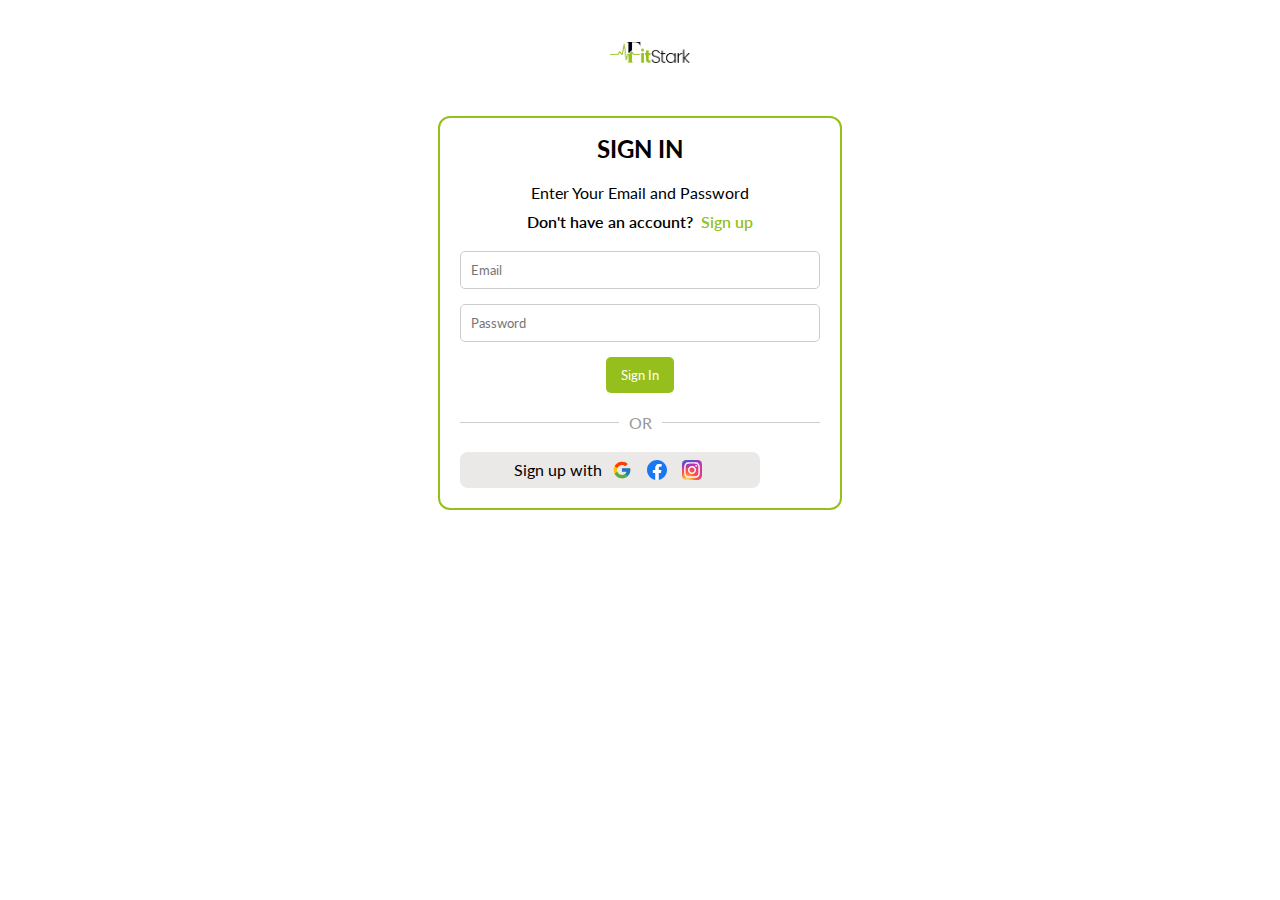
<file: sign-in.html>
<!DOCTYPE html>
<html lang="en">
  <head>
    <meta charset="UTF-8" />
    <meta name="viewport" content="width=device-width, initial-scale=1.0" />
    <title>FITSTARK - YOUR ALL IN ONE NUTRITION AND FITNESS APP</title>
    <link rel="preconnect" href="https://fonts.googleapis.com" />
    <link rel="preconnect" href="https://fonts.gstatic.com" crossorigin />
    <link
      href="https://fonts.googleapis.com/css2?family=Lato:ital,wght@0,100;0,300;0,400;0,700;0,900;1,100;1,300;1,400;1,700;1,900&display=swap"
      rel="stylesheet"
    />
    <link rel="stylesheet" type="text/css" href="css/sign-in.css" />

    <link
      rel="stylesheet"
      href="https://cdnjs.cloudflare.com/ajax/libs/font-awesome/6.5.2/css/all.min.css"
      integrity="sha512-SnH5WK+bZxgPHs44uWIX+LLJAJ9/2PkPKZ5QiAj6Ta86w+fsb2TkcmfRyVX3pBnMFcV7oQPJkl9QevSCWr3W6A=="
      crossorigin="anonymous"
      referrerpolicy="no-referrer"
    />

    <!-- favicon -->

    <link
      rel="apple-touch-icon"
      sizes="180x180"
      href="images/apple-touch-icon.png"
    />
    <link
      rel="icon"
      type="image/png"
      sizes="32x32"
      href="images/favicon-32x32.png"
    />
    <link
      rel="icon"
      type="image/png"
      sizes="16x16"
      href="images/favicon-16x16.png"
    />
    <link rel="manifest" href="/site.webmanifest" />
  </head>
<body>

    <div class="sign-in-container">
        <div class="logo">
            <a href="index.html">
              <img src="images/brand-logo.png" alt="fitstark brand logo" />
            </a>
          </div>
  
 <form action="" class="main-form">
    <div class="form-four form-step">
        <div class="bg-svg"></div>
        <h2>SIGN IN</h2>
        <p class="desc">Enter Your Email and Password</p>
        <div class="sign-in-btn">
          <a href="sign-up.html" class="sign-in-a">Don't have an account? <span class="sign-in-span">Sign up</span></a>
        </div>
        <div class="custom-container">
          <section>
            <div class="custom-form-group">
              <input type="email" placeholder="Email" required />
            </div>
            <div class="custom-form-group">
              <input
                type="password"
                id="custom-password"
                placeholder="Password"
                required
              />
              <i class="fas fa-eye" id="custom-toggle-password"></i>
              <i
                class="fas fa-eye-slash"
                id="custom-toggle-password-hide"
                style="display: none"
              ></i>
            </div>
            <!-- <div class="custom-form-group">
              <input
                type="password"
                id="custom-confirm-password"
                placeholder="Confirm Password"
                required
              />
              <i
                class="fas fa-eye"
                id="custom-toggle-confirm-password"
              ></i>
              <i
                class="fas fa-eye-slash"
                id="custom-toggle-confirm-password-hide"
                style="display: none"
              ></i>
            </div> -->
            <button id="signInButton" type="submit" class="custom-btn">Sign In</button>
          </section>
          <div class="custom-or-container">
            <div class="custom-line"></div>
            <div class="custom-or">OR</div>
            <div class="custom-line"></div>
          </div>
         <div class="custom-social-login">
            <div class="custom-social-text">Sign up with</div>
            <a href="#" class="custom-google"
              >
              <svg
                xmlns="http://www.w3.org/2000/svg"
                width="1em"
                height="1em"
                viewBox="0 0 48 48"
              >
                <path
                  fill="#ffc107"
                  d="M43.611 20.083H42V20H24v8h11.303c-1.649 4.657-6.08 8-11.303 8c-6.627 0-12-5.373-12-12s5.373-12 12-12c3.059 0 5.842 1.154 7.961 3.039l5.657-5.657C34.046 6.053 29.268 4 24 4C12.955 4 4 12.955 4 24s8.955 20 20 20s20-8.955 20-20c0-1.341-.138-2.65-.389-3.917"
                />
                <path
                  fill="#ff3d00"
                  d="m6.306 14.691l6.571 4.819C14.655 15.108 18.961 12 24 12c3.059 0 5.842 1.154 7.961 3.039l5.657-5.657C34.046 6.053 29.268 4 24 4C16.318 4 9.656 8.337 6.306 14.691"
                />
                <path
                  fill="#4caf50"
                  d="M24 44c5.166 0 9.86-1.977 13.409-5.192l-6.19-5.238A11.91 11.91 0 0 1 24 36c-5.202 0-9.619-3.317-11.283-7.946l-6.522 5.025C9.505 39.556 16.227 44 24 44"
                />
                <path
                  fill="#1976d2"
                  d="M43.611 20.083H42V20H24v8h11.303a12.04 12.04 0 0 1-4.087 5.571l.003-.002l6.19 5.238C36.971 39.205 44 34 44 24c0-1.341-.138-2.65-.389-3.917"
                />
         </svg>
            </a>
            <a href="#" class="custom-facebook"
              ><svg
                xmlns="http://www.w3.org/2000/svg"
                width="1em"
                height="1em"
                viewBox="0 0 256 256"
              >
                <path
                  fill="#1877f2"
                  d="M256 128C256 57.308 198.692 0 128 0S0 57.308 0 128c0 63.888 46.808 116.843 108 126.445V165H75.5v-37H108V99.8c0-32.08 19.11-49.8 48.348-49.8C170.352 50 185 52.5 185 52.5V84h-16.14C152.959 84 148 93.867 148 103.99V128h35.5l-5.675 37H148v89.445c61.192-9.602 108-62.556 108-126.445"
                />
                <path
                  fill="#fff"
                  d="m177.825 165l5.675-37H148v-24.01C148 93.866 152.959 84 168.86 84H185V52.5S170.352 50 156.347 50C127.11 50 108 67.72 108 99.8V128H75.5v37H108v89.445A129 129 0 0 0 128 256a129 129 0 0 0 20-1.555V165z"
                /></svg>
            </a>
            <a href="#" class="custom-instagram"
              ><svg
                xmlns="http://www.w3.org/2000/svg"
                width="1em"
                height="1em"
                viewBox="0 0 256 256"
              >
                <g fill="none">
                  <rect
                    width="256"
                    height="256"
                    fill="url(#skillIconsInstagram0)"
                    rx="60"
                  />
                  <rect
                    width="256"
                    height="256"
                    fill="url(#skillIconsInstagram1)"
                    rx="60"
                  />
                  <path
                    fill="#fff"
                    d="M128.009 28c-27.158 0-30.567.119-41.233.604c-10.646.488-17.913 2.173-24.271 4.646c-6.578 2.554-12.157 5.971-17.715 11.531c-5.563 5.559-8.98 11.138-11.542 17.713c-2.48 6.36-4.167 13.63-4.646 24.271c-.477 10.667-.602 14.077-.602 41.236s.12 30.557.604 41.223c.49 10.646 2.175 17.913 4.646 24.271c2.556 6.578 5.973 12.157 11.533 17.715c5.557 5.563 11.136 8.988 17.709 11.542c6.363 2.473 13.631 4.158 24.275 4.646c10.667.485 14.073.604 41.23.604c27.161 0 30.559-.119 41.225-.604c10.646-.488 17.921-2.173 24.284-4.646c6.575-2.554 12.146-5.979 17.702-11.542c5.563-5.558 8.979-11.137 11.542-17.712c2.458-6.361 4.146-13.63 4.646-24.272c.479-10.666.604-14.066.604-41.225s-.125-30.567-.604-41.234c-.5-10.646-2.188-17.912-4.646-24.27c-2.563-6.578-5.979-12.157-11.542-17.716c-5.562-5.562-11.125-8.979-17.708-11.53c-6.375-2.474-13.646-4.16-24.292-4.647c-10.667-.485-14.063-.604-41.23-.604zm-8.971 18.021c2.663-.004 5.634 0 8.971 0c26.701 0 29.865.096 40.409.575c9.75.446 15.042 2.075 18.567 3.444c4.667 1.812 7.994 3.979 11.492 7.48c3.5 3.5 5.666 6.833 7.483 11.5c1.369 3.52 3 8.812 3.444 18.562c.479 10.542.583 13.708.583 40.396c0 26.688-.104 29.855-.583 40.396c-.446 9.75-2.075 15.042-3.444 18.563c-1.812 4.667-3.983 7.99-7.483 11.488c-3.5 3.5-6.823 5.666-11.492 7.479c-3.521 1.375-8.817 3-18.567 3.446c-10.542.479-13.708.583-40.409.583c-26.702 0-29.867-.104-40.408-.583c-9.75-.45-15.042-2.079-18.57-3.448c-4.666-1.813-8-3.979-11.5-7.479s-5.666-6.825-7.483-11.494c-1.369-3.521-3-8.813-3.444-18.563c-.479-10.542-.575-13.708-.575-40.413c0-26.704.096-29.854.575-40.396c.446-9.75 2.075-15.042 3.444-18.567c1.813-4.667 3.983-8 7.484-11.5c3.5-3.5 6.833-5.667 11.5-7.483c3.525-1.375 8.819-3 18.569-3.448c9.225-.417 12.8-.542 31.437-.563zm62.351 16.604c-6.625 0-12 5.37-12 11.996c0 6.625 5.375 12 12 12s12-5.375 12-12s-5.375-12-12-12zm-53.38 14.021c-28.36 0-51.354 22.994-51.354 51.355c0 28.361 22.994 51.344 51.354 51.344c28.361 0 51.347-22.983 51.347-51.344c0-28.36-22.988-51.355-51.349-51.355zm0 18.021c18.409 0 33.334 14.923 33.334 33.334c0 18.409-14.925 33.334-33.334 33.334c-18.41 0-33.333-14.925-33.333-33.334c0-18.411 14.923-33.334 33.333-33.334"
                  />
                  <defs>
                    <radialGradient
                      id="skillIconsInstagram0"
                      cx="0"
                      cy="0"
                      r="1"
                      gradientTransform="matrix(0 -253.715 235.975 0 68 275.717)"
                      gradientUnits="userSpaceOnUse"
                    >
                      <stop stop-color="#fd5" />
                      <stop offset=".1" stop-color="#fd5" />
                      <stop offset=".5" stop-color="#ff543e" />
                      <stop offset="1" stop-color="#c837ab" />
                    </radialGradient>
                    <radialGradient
                      id="skillIconsInstagram1"
                      cx="0"
                      cy="0"
                      r="1"
                      gradientTransform="matrix(22.25952 111.2061 -458.39518 91.75449 -42.881 18.441)"
                      gradientUnits="userSpaceOnUse"
                    >
                      <stop stop-color="#3771c8" />
                      <stop offset=".128" stop-color="#3771c8" />
                      <stop
                        offset="1"
                        stop-color="#60f"
                        stop-opacity="0"
                      />
                    </radialGradient>
                  </defs>
                </g></svg>
            </a>
          </div>
        </div>
      </div>

      </form>
    </div>
    
    <script src="js/signin.js"></script>
</body>
</html>
</file>
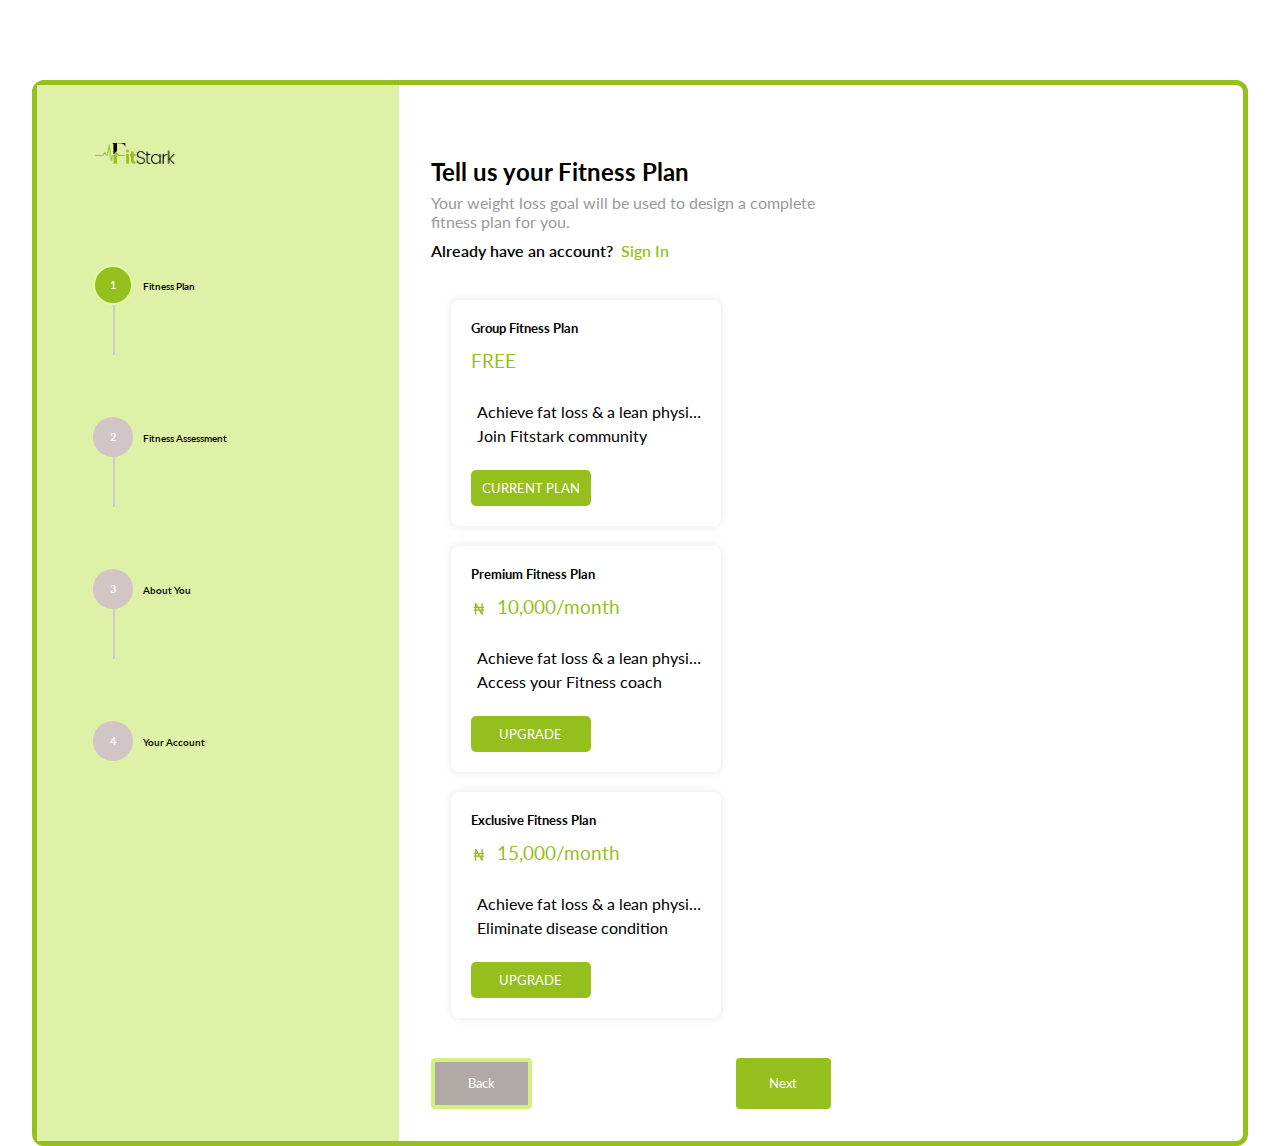
<file: sign-up.html>
<!DOCTYPE html>
<html lang="en">
  <head>
    <meta charset="UTF-8" />
    <meta name="viewport" content="width=device-width, initial-scale=1.0" />
    <title>FITSTARK - YOUR ALL IN ONE NUTRITION AND FITNESS APP</title>
    <link rel="preconnect" href="https://fonts.googleapis.com" />
    <link rel="preconnect" href="https://fonts.gstatic.com" crossorigin />
    <link
      href="https://fonts.googleapis.com/css2?family=Lato:ital,wght@0,100;0,300;0,400;0,700;0,900;1,100;1,300;1,400;1,700;1,900&display=swap"
      rel="stylesheet"
    />
    <link rel="stylesheet" type="text/css" href="css/sign-up.css" />

    <link
      rel="stylesheet"
      href="https://cdnjs.cloudflare.com/ajax/libs/font-awesome/6.5.2/css/all.min.css"
      integrity="sha512-SnH5WK+bZxgPHs44uWIX+LLJAJ9/2PkPKZ5QiAj6Ta86w+fsb2TkcmfRyVX3pBnMFcV7oQPJkl9QevSCWr3W6A=="
      crossorigin="anonymous"
      referrerpolicy="no-referrer"
    />

    <!-- favicon -->

    <link
      rel="apple-touch-icon"
      sizes="180x180"
      href="images/apple-touch-icon.png"
    />
    <link
      rel="icon"
      type="image/png"
      sizes="32x32"
      href="images/favicon-32x32.png"
    />
    <link
      rel="icon"
      type="image/png"
      sizes="16x16"
      href="images/favicon-16x16.png"
    />
    <link rel="manifest" href="/site.webmanifest" />
  </head>
  <body>
    <div id="page" class="site">
      <div class="container">
        <div class="form-box">


          <div class="progress">
            <div class="logo">
              <a href="index.html">
                <img src="images/brand-logo.png" alt="fitstark brand logo" />
              </a>
            </div>

            <ul class="progress-steps">
              <li class="step active">
                <span>1</span>
                <p class="step-text">Fitness Plan</p>
              </li>

              <li class="step">
                <span>2</span>
                <p class="step-text step-text-2">Fitness Assessment</p>
              </li>

              <li class="step">
                <span>3</span>
                <p class="step-text">About You</p>
              </li>

              <li class="step">
                <span>4</span>
                <p class="step-text">Your Account</p>
              </li>

              <!-- <li class="step">
                <span>5</span>
                <p class="step-text">Get Started</p>
              </li> -->
            </ul>
          </div>


          <form action="" class="main-form">
            <div class="form-one form-step">
              <div class="bg-svg"></div>
              <h2>Tell us your Fitness Plan</h2>
              <p class="desc">
                  Your weight loss goal will be used to design a complete fitness plan for you.
              </p>
              <div class="sign-in-btn">
               
                      <a href="sign-in.html" class="sign-in-a">Already have an account? <span class="sign-in-span">Sign In</span> </a>
                 
              </div>
              <section class="fitness-plan-container block" id="plans">
                  <div class="plan-container">
                      <div class="plans">
                          <div class="plan" id="groupFitnessPlan">
                              <h2>Group Fitness Plan</h2>
                              <p class="price">FREE</p>
                              <div class="features">
                                  <p><i class="fas fa-check-circle"></i> Achieve fat loss & a lean physique</p>
                                  <p><i class="fas fa-check-circle"></i> Join Fitstark community</p>
                              </div>
                              <button class="plan-btn">Current Plan</button>
                          </div>
                          <div class="plan" id="premiumFitnessPlan">
                              <h2>Premium Fitness Plan</h2>
                              <p class="price"><img src="images/mdi_naira.png" alt="Naira" /> 10,000/month</p>
                              <div class="features">
                                  <p><i class="fas fa-check-circle"></i> Achieve fat loss & a lean physique</p>
                                  <p><i class="fas fa-check-circle"></i> Access your Fitness coach</p>
                              </div>
                              <button class="plan-btn">Upgrade</button>
                          </div>
                          <div class="plan" id="exclusiveFitnessPlan">
                              <h2>Exclusive Fitness Plan</h2>
                              <p class="price"><img src="images/mdi_naira.png" alt="Naira" /> 15,000/month</p>
                              <div class="features">
                                  <p><i class="fas fa-check-circle"></i> Achieve fat loss & a lean physique</p>
                                  <p><i class="fas fa-check-circle"></i> Eliminate disease condition</p>
                              </div>
                              <button class="plan-btn">Upgrade</button>
                          </div>
                      </div>
                  </div>
              </section>
          </div>

            <div class="form-two form-step">
              <div class="bg-svg"></div>
              <h2>Fitness Assessment</h2>
              <p class="desc">
                Please answer these essential questions to help us identify any
                pre-existing health conditions
              </p>

              <div class="sign-in-btn">
                <a href="sign-in.html" class="sign-in-a">Already have an account? <span class="sign-in-span">Sign In</span></a>
              </div>

              <section class="question-container">
                <div class="question" data-question="1">
                  <p class="fitness-talk">
                    Has your doctor ever said that you have a heart condition?
                  </p>
                  <div class="option-container">
                    <div class="option" data-value="yes">YES</div>
                    <div class="option" data-value="no">NO</div>
                  </div>
                </div>
                <div class="question" data-question="2">
                  <p class="fitness-talk">
                    Have you ever experienced chest pain while engaging in physical activity?

                  </p>
                  <div class="option-container">
                    <div class="option" data-value="yes">YES</div>
                    <div class="option" data-value="no">NO</div>
                  </div>
                </div>
                <div class="question" data-question="3">
                  <p class="fitness-talk">
                    Do you lose balance because of dizziness or do you ever lose consciousness?
                  </p>
                  <div class="option-container">
                    <div class="option" data-value="yes">YES</div>
                    <div class="option" data-value="no">NO</div>
                  </div>
                </div>
                <div class="question" data-question="4">
                    <p class="fitness-talk">
                        Do you have any bone or joint problems that could be aggravated by a change in your physical activity?
                  </p>
                  <div class="option-container">
                    <div class="option" data-value="yes">YES</div>
                    <div class="option" data-value="no">NO</div>
                  </div>
                </div>
                <div class="question" data-question="5">
                    <p class="fitness-talk">
                        Are you currently taking any medication for blood pressure or a heart condition?
                  </p>
                  <div class="option-container">
                    <div class="option" data-value="yes">YES</div>
                    <div class="option" data-value="no">NO</div>
                  </div>
                </div>
                <div class="question" data-question="6">
                    <p class="fitness-talk">
                        Do you know of any other reason why you should not engage in physical activity?
                  </p>
                  <div class="option-container">
                    <div class="option" data-value="yes">YES</div>
                    <div class="option" data-value="no">NO</div>
                  </div>
                </div>
              </section>
            </div>

            <div class="form-three form-step">
              <div class="bg-svg"></div>
              <h2>About You</h2>
              <p class="desc">Tell us a bit about you</p>

              <div class="sign-in-btn">
                <a href="sign-in.html" class="sign-in-a">Already have an account? <span class="sign-in-span">Sign In</span></a>
              </div>

              <section class="form-container">
                <div class="form-group">
                  <label for="first-name">First Name</label>
                  <input
                    type="text"
                    id="first-name"
                    name="first-name"
                    required
                  />
                </div>
                <div class="form-group">
                  <label for="last-name">Last Name</label>
                  <input type="text" id="last-name" name="last-name" required />
                </div>
                <div class="form-group">
                  <label for="gender">Gender</label>
                  <select id="gender" name="gender" required>
                    <option value="" disabled selected>
                      Select your gender
                    </option>
                    <option value="male">Male</option>
                    <option value="female">Female</option>
                    <option value="others">Others</option>
                    <option value="prefer-not-to-say">Prefer not to say</option>
                  </select>
                </div>
                <div class="form-group">
                  <label for="dob">Date of Birth</label>
                  <input type="date" id="dob" name="dob" required />
                </div>
              </section>

              <section class="measurement-container">
                <h1>Measurement</h1>
                <div class="measurement">
                  <div class="measurement-item">
                    <p>Weight</p>
                    <div class="control">
                      <i
                        class="fas fa-minus-circle"
                        onclick="changeMeasurement(this, -1)"
                      ></i>
                      <span class="value">30.0</span> kg
                      <i
                        class="fas fa-plus-circle"
                        onclick="changeMeasurement(this, 1)"
                      ></i>
                    </div>
                  </div>
                  <div class="measurement-item">
                    <p>Waist</p>
                    <div class="control">
                      <i
                        class="fas fa-minus-circle"
                        onclick="changeMeasurement(this, -1)"
                      ></i>
                      <span class="value">30.0</span> cm
                      <i
                        class="fas fa-plus-circle"
                        onclick="changeMeasurement(this, 1)"
                      ></i>
                    </div>
                  </div>
                  <div class="measurement-item">
                    <p>Belly</p>
                    <div class="control">
                      <i
                        class="fas fa-minus-circle"
                        onclick="changeMeasurement(this, -1)"
                      ></i>
                      <span class="value">30.0</span> cm
                      <i
                        class="fas fa-plus-circle"
                        onclick="changeMeasurement(this, 1)"
                      ></i>
                    </div>
                  </div>
                  <div class="measurement-item">
                    <p>Hip</p>
                    <div class="control">
                      <i
                        class="fas fa-minus-circle"
                        onclick="changeMeasurement(this, -1)"
                      ></i>
                      <span class="value">30.0</span> cm
                      <i
                        class="fas fa-plus-circle"
                        onclick="changeMeasurement(this, 1)"
                      ></i>
                    </div>
                  </div>
                  <div class="measurement-item">
                    <p>Arm</p>
                    <div class="control">
                      <i
                        class="fas fa-minus-circle"
                        onclick="changeMeasurement(this, -1)"
                      ></i>
                      <span class="value">30.0</span> cm
                      <i
                        class="fas fa-plus-circle"
                        onclick="changeMeasurement(this, 1)"
                      ></i>
                    </div>
                  </div>
                  <div class="measurement-item">
                    <p>Thigh</p>
                    <div class="control">
                      <i
                        class="fas fa-minus-circle"
                        onclick="changeMeasurement(this, -1)"
                      ></i>
                      <span class="value">30.0</span> cm
                      <i
                        class="fas fa-plus-circle"
                        onclick="changeMeasurement(this, 1)"
                      ></i>
                    </div>
                  </div>
                </div>
              </section>
            </div>


            <div class="form-four form-step">
                <div class="bg-svg"></div>
                <h2>Your Account</h2>
                <p class="desc">Almost done! let’s set up your account</p>
                <div class="sign-in-btn">
                  <a href="sign-in.html" class="sign-in-a">Already have an account? <span class="sign-in-span">Sign In</span></a>
                </div>
                <div class="custom-container">
                  <section>
                    <div class="custom-form-group">
                      <input type="email" placeholder="Email" required />
                    </div>
                    <div class="custom-form-group">
                      <input
                        type="password"
                        id="custom-password"
                        placeholder="Password"
                        required
                      />
                      <i class="fas fa-eye" id="custom-toggle-password"></i>
                      <i
                        class="fas fa-eye-slash"
                        id="custom-toggle-password-hide"
                        style="display: none"
                      ></i>
                    </div>
                    <div class="custom-form-group">
                      <input
                        type="password"
                        id="custom-confirm-password"
                        placeholder="Confirm Password"
                        required
                      />
                      <i
                        class="fas fa-eye"
                        id="custom-toggle-confirm-password"
                      ></i>
                      <i
                        class="fas fa-eye-slash"
                        id="custom-toggle-confirm-password-hide"
                        style="display: none"
                      ></i>
                    </div>
                    <button id="signUpButton" type="submit" class="custom-btn">Sign Up</button>
                  </section>
                  <div class="custom-or-container">
                    <div class="custom-line"></div>
                    <div class="custom-or">OR</div>
                    <div class="custom-line"></div>
                  </div>
                 <div class="custom-social-login">
                    <div class="custom-social-text">Sign up with</div>
                    <a href="#" class="custom-google"
                      >
                      <svg
                        xmlns="http://www.w3.org/2000/svg"
                        width="1em"
                        height="1em"
                        viewBox="0 0 48 48"
                      >
                        <path
                          fill="#ffc107"
                          d="M43.611 20.083H42V20H24v8h11.303c-1.649 4.657-6.08 8-11.303 8c-6.627 0-12-5.373-12-12s5.373-12 12-12c3.059 0 5.842 1.154 7.961 3.039l5.657-5.657C34.046 6.053 29.268 4 24 4C12.955 4 4 12.955 4 24s8.955 20 20 20s20-8.955 20-20c0-1.341-.138-2.65-.389-3.917"
                        />
                        <path
                          fill="#ff3d00"
                          d="m6.306 14.691l6.571 4.819C14.655 15.108 18.961 12 24 12c3.059 0 5.842 1.154 7.961 3.039l5.657-5.657C34.046 6.053 29.268 4 24 4C16.318 4 9.656 8.337 6.306 14.691"
                        />
                        <path
                          fill="#4caf50"
                          d="M24 44c5.166 0 9.86-1.977 13.409-5.192l-6.19-5.238A11.91 11.91 0 0 1 24 36c-5.202 0-9.619-3.317-11.283-7.946l-6.522 5.025C9.505 39.556 16.227 44 24 44"
                        />
                        <path
                          fill="#1976d2"
                          d="M43.611 20.083H42V20H24v8h11.303a12.04 12.04 0 0 1-4.087 5.571l.003-.002l6.19 5.238C36.971 39.205 44 34 44 24c0-1.341-.138-2.65-.389-3.917"
                        />
                 </svg>
                    </a>
                    <a href="#" class="custom-facebook"
                      ><svg
                        xmlns="http://www.w3.org/2000/svg"
                        width="1em"
                        height="1em"
                        viewBox="0 0 256 256"
                      >
                        <path
                          fill="#1877f2"
                          d="M256 128C256 57.308 198.692 0 128 0S0 57.308 0 128c0 63.888 46.808 116.843 108 126.445V165H75.5v-37H108V99.8c0-32.08 19.11-49.8 48.348-49.8C170.352 50 185 52.5 185 52.5V84h-16.14C152.959 84 148 93.867 148 103.99V128h35.5l-5.675 37H148v89.445c61.192-9.602 108-62.556 108-126.445"
                        />
                        <path
                          fill="#fff"
                          d="m177.825 165l5.675-37H148v-24.01C148 93.866 152.959 84 168.86 84H185V52.5S170.352 50 156.347 50C127.11 50 108 67.72 108 99.8V128H75.5v37H108v89.445A129 129 0 0 0 128 256a129 129 0 0 0 20-1.555V165z"
                        /></svg>
                    </a>
                    <a href="#" class="custom-instagram"
                      ><svg
                        xmlns="http://www.w3.org/2000/svg"
                        width="1em"
                        height="1em"
                        viewBox="0 0 256 256"
                      >
                        <g fill="none">
                          <rect
                            width="256"
                            height="256"
                            fill="url(#skillIconsInstagram0)"
                            rx="60"
                          />
                          <rect
                            width="256"
                            height="256"
                            fill="url(#skillIconsInstagram1)"
                            rx="60"
                          />
                          <path
                            fill="#fff"
                            d="M128.009 28c-27.158 0-30.567.119-41.233.604c-10.646.488-17.913 2.173-24.271 4.646c-6.578 2.554-12.157 5.971-17.715 11.531c-5.563 5.559-8.98 11.138-11.542 17.713c-2.48 6.36-4.167 13.63-4.646 24.271c-.477 10.667-.602 14.077-.602 41.236s.12 30.557.604 41.223c.49 10.646 2.175 17.913 4.646 24.271c2.556 6.578 5.973 12.157 11.533 17.715c5.557 5.563 11.136 8.988 17.709 11.542c6.363 2.473 13.631 4.158 24.275 4.646c10.667.485 14.073.604 41.23.604c27.161 0 30.559-.119 41.225-.604c10.646-.488 17.921-2.173 24.284-4.646c6.575-2.554 12.146-5.979 17.702-11.542c5.563-5.558 8.979-11.137 11.542-17.712c2.458-6.361 4.146-13.63 4.646-24.272c.479-10.666.604-14.066.604-41.225s-.125-30.567-.604-41.234c-.5-10.646-2.188-17.912-4.646-24.27c-2.563-6.578-5.979-12.157-11.542-17.716c-5.562-5.562-11.125-8.979-17.708-11.53c-6.375-2.474-13.646-4.16-24.292-4.647c-10.667-.485-14.063-.604-41.23-.604zm-8.971 18.021c2.663-.004 5.634 0 8.971 0c26.701 0 29.865.096 40.409.575c9.75.446 15.042 2.075 18.567 3.444c4.667 1.812 7.994 3.979 11.492 7.48c3.5 3.5 5.666 6.833 7.483 11.5c1.369 3.52 3 8.812 3.444 18.562c.479 10.542.583 13.708.583 40.396c0 26.688-.104 29.855-.583 40.396c-.446 9.75-2.075 15.042-3.444 18.563c-1.812 4.667-3.983 7.99-7.483 11.488c-3.5 3.5-6.823 5.666-11.492 7.479c-3.521 1.375-8.817 3-18.567 3.446c-10.542.479-13.708.583-40.409.583c-26.702 0-29.867-.104-40.408-.583c-9.75-.45-15.042-2.079-18.57-3.448c-4.666-1.813-8-3.979-11.5-7.479s-5.666-6.825-7.483-11.494c-1.369-3.521-3-8.813-3.444-18.563c-.479-10.542-.575-13.708-.575-40.413c0-26.704.096-29.854.575-40.396c.446-9.75 2.075-15.042 3.444-18.567c1.813-4.667 3.983-8 7.484-11.5c3.5-3.5 6.833-5.667 11.5-7.483c3.525-1.375 8.819-3 18.569-3.448c9.225-.417 12.8-.542 31.437-.563zm62.351 16.604c-6.625 0-12 5.37-12 11.996c0 6.625 5.375 12 12 12s12-5.375 12-12s-5.375-12-12-12zm-53.38 14.021c-28.36 0-51.354 22.994-51.354 51.355c0 28.361 22.994 51.344 51.354 51.344c28.361 0 51.347-22.983 51.347-51.344c0-28.36-22.988-51.355-51.349-51.355zm0 18.021c18.409 0 33.334 14.923 33.334 33.334c0 18.409-14.925 33.334-33.334 33.334c-18.41 0-33.333-14.925-33.333-33.334c0-18.411 14.923-33.334 33.333-33.334"
                          />
                          <defs>
                            <radialGradient
                              id="skillIconsInstagram0"
                              cx="0"
                              cy="0"
                              r="1"
                              gradientTransform="matrix(0 -253.715 235.975 0 68 275.717)"
                              gradientUnits="userSpaceOnUse"
                            >
                              <stop stop-color="#fd5" />
                              <stop offset=".1" stop-color="#fd5" />
                              <stop offset=".5" stop-color="#ff543e" />
                              <stop offset="1" stop-color="#c837ab" />
                            </radialGradient>
                            <radialGradient
                              id="skillIconsInstagram1"
                              cx="0"
                              cy="0"
                              r="1"
                              gradientTransform="matrix(22.25952 111.2061 -458.39518 91.75449 -42.881 18.441)"
                              gradientUnits="userSpaceOnUse"
                            >
                              <stop stop-color="#3771c8" />
                              <stop offset=".128" stop-color="#3771c8" />
                              <stop
                                offset="1"
                                stop-color="#60f"
                                stop-opacity="0"
                              />
                            </radialGradient>
                          </defs>
                        </g></svg>
                    </a>
                  </div>
                </div>
              </div>

            

            <div class="btn-group">
                <button type="button" class="btn-prev" disabled>Back</button>
                <button type="button" class="btn-next">Next</button>
                <button type="button" class="btn-submit" id="btnSubmit">Submit</button>
            </div>

          

         
           
          </form>

      
        
        </div>
      </div>
    </div>

    <script src="js/signup.js"></script>
  </body>
</html>
</file>
<file: css/style.css>
* {
    padding: 0;
    margin: 0;
    box-sizing: border-box;
    font-family: "Lato", sans-serif;
}


:root  {
    --brand-color: #95BF1D;
    --text-main: #1A1A1A;
}


html {
  scroll-behavior: smooth;
}

/* PROGRESS SCROLL TO TOP BAR */
#progress {
 /* background-color:  #72e4ecde; */
 position: fixed;
 bottom: 20px;
 right: 10px;
 height: 60px;
 width: 60px;
 display: none;
 place-items: center;
 border-radius: 50%;
 box-shadow: 0 0 10px rgba(0, 0, 0, 0.2);
 cursor: pointer;
}

#progress-value {
 display: block;
height: calc(100% - 15px);
width: calc(100% - 15px);
background-color: #ffffff;
 border-radius: 50%;
 display: grid;
 place-items: center;
 font-size: 30px;
 color: #001a2e;
 font-weight: bold;
}


@keyframes appear {
  from {
    opacity: 0;
    scale: 0.5;
  }

  to {
    opacity: 1;
    scale: 1;
  }
}
.block {
  animation: appear linear;
  animation-timeline: view();
  animation-range:  entry 0% cover 40%;
}

.navbar {
    padding: 16px 0px; /* Adjust padding as needed */
  }
  
  nav {
    display: flex;
    align-items: center;
    justify-content: space-between;
  }

  .logo {
    width: 100px;
  }
  
  .logo img {
    width: 100%;
    height: 100%;
    margin-left: 80px; 
  }
  
  .nav-links {
    display: flex;
    list-style: none;
    padding: 0;
    margin: 0;
  }

  /* .nav-links.active {
    display: block;
}
   */
  .nav-links .nav-list {
    margin: 0 45px; /* Adjust margin between list items as needed */
  }
  
  .nav-links .nav-list .nav-items{
    text-decoration: none;
    color: #1A1A1A; /* Adjust as needed */
    font-weight: 500; /* Adjust font weight as needed */
    font-size: 12px;
    position: relative;
  }

  .nav-links .nav-items::after {
    content: '';
    position: absolute;
    bottom: -5px;
    left: 0;
    width: 0;
    height: 2px;
    background-color: var(--brand-color); /* Change this to your desired color */
    transition: width 0.3s ease-in-out;

  }

  .nav-links .nav-items:hover::after {
    width: 95%;
  }

 .sign-in-button {
    margin-right: 40px; 
    border: 1px solid var(--brand-color);
    background-color: transparent;
    padding: 12px 30px 12px 30px;
    border-radius: 20px;
    transition: transform 0.4s;
    cursor: pointer;


  }

  .sign-in-button .sign-in {
    text-decoration: none;
    color: var(--brand-color); /* Adjust as needed */
    font-weight: 500; /* Adjust font weight as needed */
    font-size: 12px;
    

  }

  .sign-in-button:hover {
    
    transform: scale(1.1); 
  }


  .wishlist-btn  {
    margin-right: 80px; 
    padding: 12px 30px 12px 30px; /* Adjust padding as needed */
    background-color: var(--brand-color); /* Adjust background color as needed */
    border: none;
    color: white;
    cursor: pointer;
    font-size: 12px;
    font-weight: 500;
    transition: transform 0.4s;
    border-radius: 5px;
    text-decoration: none;
    z-index: 1000;
  }

  .wishlist-btn-2 {
    color: white;
    text-decoration: none;
  }


  
  .wishlist-btn:hover {
    
    transform: scale(1.1); 
  }

  .hamburger, .cancel {
    display: none;
    font-size: 24px;
    cursor: pointer;
    margin-right: 20px;
  }

  .home__container {
    /* max-width: 1120px; */
    margin: 0 80px;
    padding-top: 7.5rem;
    row-gap: 2rem;
    display: flex;
    align-items: center;
    justify-content: space-around;
  }

  .hero-left-text {
    width: 220px;
    /* margin: 0 auto; */
   
  }

  .hero-com {
    margin-bottom: 5rem;
  }
  .home__data {
    display: flex;
    flex-direction: column;
    gap: 1rem;
  }

  .hero-left-text img {
    width: 100%;
   
  }

  .home__title{
    font-size: 14px;
    color: #1A1A1A;
  }

  .home__title-2{
    font-size: 44px;
    font-weight: 900;
    width: 400px;
    color: #1A1A1A;
  }

  .home__description{
    font-size: 12px;
    color: #737373;
    width: 320px;
    line-height: 18px;
    /* margin: 0 auto; */
  }

  .hero__button {
    padding: 12px 22px 12px 22px; /* Adjust padding as needed */
    background-color: var(--brand-color); /* Adjust background color as needed */
    border: none;
    color: white;
    cursor: pointer;
    font-size: 12px;
    font-weight: 500;
    transition: transform 0.4s;
    width: 140px;
    text-decoration: none;
    text-align: center;
    border-radius: 5px;
    margin-top: 1.4rem;

  }

  .hero__button-2 {
    padding: 12px 22px 12px 22px; /* Adjust padding as needed */
    background-color: transparent; /* Adjust background color as needed */
    border: 1px solid var(--brand-color);
    color: var(--brand-color);
    cursor: pointer;
    font-size: 12px;
    font-weight: 500;
    transition: transform 0.4s;
    width: 160px;
    text-decoration: none;
    text-align: center;
    border-radius: 5px;
    margin-top: 1.4rem;
  }
  

  .hero-button {
    display: flex;
    gap: 14px;
  }
  .hero__button:hover {
    
    transform: scale(1.1); 
  }

  .hero__button-2:hover {
    
    transform: scale(1.1); 
  }

  .hero-img {
    width: 400px;
  }

  .hero-img img {
    width: 100%;
  }


  .hero-button img {
    width: 100px;
  }

  .workout-section {
    margin: 6.5rem 10rem;
    background-color: #FBFFF1;
    position: relative;

  }


  .workout-text {
    display: flex;
    flex-direction: column;
    justify-content: center;
    align-items: center;
    gap: 1.2rem;
  }

  .workout-text h2 {
   font-size: 20px;
   font-weight: 700;
   margin-top: 2rem;

  }

  .workout-text p {
    text-align: center;
    width: 370px;
    color: #737373;
    font-size: 12px;
    font-weight: 600;
  }

  .view-all{
    float: right;
    margin-right: 2rem;
    cursor: pointer;
    margin-bottom: 1.5rem;
   
  }

  
  .view-all p {
    font-size: 12.5px;
    font-weight: 600;
    
   }
 
 
   .view-all span i {
    margin-left: 8px;
    
   } 
  
  .carousel-container {
    overflow: hidden;
    width: 100%;
  }
  
  .carousel {
    display: flex;
    transition: transform 0.5s ease;
  }
  
  .product {
    min-width: 22%;
    height: 90%;
    margin-right: 20px;
    border-radius: 20px;
    position: relative;
    border: 1px solid var(--brand-color);
    transition: transform 0.4s;
    cursor: pointer;
    user-select: none;
    /* box-shadow: 0 5px 10px rgba(0, 0, 0, .2); */
  }


  .product:hover {
    transform: scale(0.95); 
  }
  
  .span-arrow {
    width: 35px;
    height: 35px;
    background-color: var(--brand-color);
    border-radius: 50%;
    cursor: pointer;
    position: absolute;
    top: 50%;
    transform: translateY(-50%);
    display: flex;
    justify-content: center;
    align-items: center;
    z-index: 1;
  }
  
  .left-arrow {
    left: 10px;
  }
  
  .right-arrow {
    right: 10px;
  }
  
  .span-arrow p {
    font-size: 25px;
    color: white;
    text-align: center;
  }

  picture{
    width: 235px;
    height: 55%;
    padding-right: 0;
    padding-top: 7px;
    padding-left: 7px;
    display: flex;
    overflow: hidden;
    margin-bottom: 20px;
    user-select: none;
  }
  picture img{
    width: 100%;
  }

  .detail p {
    font-size: 17px;
    margin-left: 9px;
    font-weight: 800;
    font-family: "Lato";
  }

  
  .detail button {
   padding: 6px 10px;
   margin: 10px;
   background-color: var(--brand-color);
   border: var(--brand-color);
   color: white;
   
  }

  .timer {
    display: flex;
    margin-left: 10px;
    align-items: center;
    gap: 5px;
    margin-bottom: 15px;
  }

  .timer-img img {
    width: 12px;
  }

  .timer p {
    color: #1A1A1A;
    font-size: 9px;
    font-weight: 600;
  }

  .time-calorie {
    display: flex;
    align-content: space-between;
    /* justify-content: space-around; */
  }

  .calorie-detail {
   margin-left: 10rem;
  }

  .food-text-1 {
    color: var(--brand-color);
  }

  .food-text-1 p {
   font-size: 1.5rem;
   margin-left: 11px;
   font-weight: 600;
   font-family: "Lato";
   margin-bottom: 10px;
  }


  .food-details {
    display: flex;
    align-items: center;
    margin-bottom: 15px;
    margin-left: 9px;
  }
  
  .food-item {
    padding: 0 4px;
    color: #393939;
    font-size: 10px;
  }
  
  .food-item:not(:first-child) {
    border-left: 1px solid #393939; /* Change #000 to any color you prefer */
    margin-left: 4px; /* Optional: Adds some space between the text and the border */
  }

  .food-section {
    background-color: white !important;
  }


  .food-box {

    min-width: 22%;
    height: 90%;
    margin-right: 20px;
    border-radius: 20px;
    /* position: relative; */
    border: 1px solid var(--brand-color);
    box-shadow: 0 5px 10px rgba(0, 0, 0, .2);
    transition: transform 0.4s;
    cursor: pointer;
    user-select: none;
  }

  /* .food-box picture img {
    width: fit-content;
  } */





.food-box:hover {
  transform: scale(0.95); 
}


  .food-container {
    display: grid;
    grid-template-columns: repeat(auto-fit, minmax(270px, 1fr));
    /* gap: 5px; */
    margin-top: 3rem;
  }

  .food-image {
    width: 248px !important;
  }


  .tes-des {
    margin-left: 9px;
    font-size: 10px;
    margin-bottom: 10px;
    color: #393939;
  }


  .testimonies-section {
    background-color: white !important;
  }


  footer {
    width: 100%;
    /* position: absolute;
    bottom: 0; */
    /* background: linear-gradient(to right, white, #95BF1D); */
    color: #1A1A1A;
    font-weight: 600;
    padding: 30px 0 10px;
    border-top-left-radius: 125px;
    border: 1px solid #95BF1D;
    font-size: 11px;
    line-height: 20px;
  }

  .row {
    width: 85%;
    margin: auto;
    display: flex;
    flex-wrap: wrap;
    align-items: flex-start;
    justify-content: space-between;
  }

  .col {
    flex-basis: 25%;
    padding: 10px;
  }

  .col:nth-child(2), .col:nth-child(3) {
    flex-basis: 15%;
  }


  .footer-logo {
    width: 90px;
    margin-bottom: 10px;
  }
  
  .footer-logo img {
    width: 100%;
    height: 100%;
   
  }

  .col h3 {
    width: fit-content;
    margin-bottom: 15px;
    position: relative;
    color: var(--brand-color);
  }

  .footer-links .footer-link-list {
    list-style: none;
    margin-bottom: 12px;
    transition: transform 0.4s;
  }

  
  .footer-links .footer-link-list .footer-link-items {
   text-decoration: none;
   color: #1A1A1A;
   
  }



  .footer-links .footer-link-list:hover {
  
  transform: scale(1.1); 
}

  .social-icons {
    margin-top: 5rem;
    display: flex;
    gap: 15px;
    
  }

  .social-icons .social-img {
    width: 15px;
  }

  .social-icons .youtube {
    width: 20px;
    
  }

  .badge {
    margin-top: 8rem;
  }

  .badge img {
    width: 120px;
  }



  hr {
    width: 90%;
    border: 0;
    border-bottom: 1px solid var(--brand-color);
    margin: 20px auto;
  }

  .copyright {
    text-align: center;
  }

  .underline {
    width: 100%;
    height: 5px;
    background: var(--brand-color);
    border-radius: 3px;
    position: absolute;
    top: 25px;
    left: 0;
    overflow: hidden;
  }

  .underline span {
    width: 15px;
    height: 90%;
    background: #fff;
   
    border-radius: 3px;
    position: absolute;
    top: 0;
    left: 10px;
    animation: moving 2s linear infinite
  }
 

  @keyframes moving {
    0% {
      left: -20%;
    }

    100% {
      left: 100%;
    }
  }


  .fitness-plan-container {
    margin-top: 170px;
  }

  .plan-container {
    text-align: center;
    padding: 20px;
    margin-bottom: 20px;
    margin-top: 70px;
}

.plan-title {
  font-size: 1.5em;
  margin-bottom: 40px;
}


.plans {
  display: flex;
  flex-wrap: wrap;
  justify-content: center;
  gap: 20px;
}

.plan {
  background: #fff;
  border-radius: 8px;
  box-shadow: 0 0 10px rgba(0, 0, 0, 0.1);
  padding: 20px;
  max-width: 300px;
  flex: 1;
  display: flex;
  flex-direction: column;
  /* align-items: center; */
  text-align: left;
  transition: transform 0.4s;
  cursor: pointer;
}

.plan:hover {
  transform: scale(0.9); 
}
.plan h2 {
  margin-top: 0;
  margin-bottom: 8px;
  font-size: 13px;
}

.price {
  font-size: 1.2em;
  margin: 5px 0;
  color: var(--brand-color);
}

.price img {
  width: 16px;
  height: 16px;
  vertical-align: middle;
  margin-right: 5px;
}

.features {
  margin: 20px 0;
}

.features p i{
  margin-right: 6px;
}

.features p {
  margin: 5px 0;
  white-space: nowrap;
  overflow: hidden;
  text-overflow: ellipsis;
}

.plan-btn {
  background-color: var(--brand-color);
  color: #fff;
  border: none;
  padding: 10px 10px;
  border-radius: 5px;
  cursor: pointer;
  width: 120px;
  text-transform: uppercase;
  transition: transform 0.4s;
}

.plan-btn:hover {
  transform: scale(1.1); 
}


.scan-container {
  display: flex;
  flex-direction: column;
  align-items: center;
  margin:100px 0 ;
}


.images-row {
  display: flex;
  justify-content: center;
  align-items: center;
  margin-top: 40px;
  gap: 30px;
}
.stacked-images {
  display: flex;
  flex-direction: column;
  align-items: center;
  gap: 40px;
}
.scan-container img {
  max-width: 100%;
  height: auto;
}

.scan-image {
  width: 150px;
}

.arrow-image {
  width: 60px;
}

.scan-container  h1 {
  font-size: 18px;
  width: 500px;
  text-align: center;
  font-weight: 600;
}

.text-image {
  width: 80px;
  margin-left: 120px;
}


.good-news-container {
  display: flex;
  flex-wrap: wrap;
  align-items: center;
  justify-content: center;
  max-width: 1000px;
  margin: auto;
  background-color: #fff;
  padding: 20px;

}

.good-news-images {
  position: relative;
  flex-basis: 50%;
  display: flex;
  justify-content: center;
  align-items: center;
  margin-bottom: 20px;
}

.bro {
  width: 270px;
  height: auto;
  z-index: 2;
 
}

.eclipse {
  position: absolute;
  bottom: -44px;
  width: 320px;
  height: auto;
  z-index: 1;
}

.good-news-text {
  flex-basis: 50%;
  margin-bottom: 35px;
  /* text-align: center; */
}

.good-news-text h1 {
  font-size: 20px;
  margin-bottom: 10px;
  font-weight: 600;
  font-family: "Poppins", sans-serif;
}

.good-news-text p {
  font-size: 13px;
  margin-bottom: 20px;
  line-height: 20px;
  font-weight: 600;
  width: 350px;

  font-family: "Lato", sans-serif;
}

.good-news-text button {
  background-color: var(--brand-color);
  color: white;
  border: none;
  padding: 10px 20px;
  font-size: 13px;
  cursor: pointer;
  border-radius: 5px;
  transition: transform 0.4s;
}

.good-news-text button:hover {
  transform: scale(1.1);
}

.good-news-session {
  margin: 120px 0;
}






  /* @media (min-width: 1365px) and (max-width: 1405px) {
 
    .food-image {
      width: 255px !important;
    }

  }

  @media (min-width: 1420px) {
    .food-image {
      width: 265px !important;
    }
  }

  @media (min-width: 1191px) {
    .food-image {
      width: 285px !important;
    }
  }



  @media (min-width: 1200px) and (max-width: 1306px)  {
    .food-image {
      width: 290px !important;
    }
  } */




  @media (max-width: 1250px) {
    .nav-links .nav-list {
        margin: 0 30px; /* Adjust margin between list items as needed */
      }

      .logo img {
        margin-left: 40px; 
      }

      .wishlist-btn, .hamburger {
        margin-right: 40px; 
      }

      .container {
        margin: 0 40px;
      }
  }

  @media (max-width: 1024px) {
    .hero-img {
      width: 330px;
    }

    .hero-left-text {
      width: 170px;
      /* margin: 0 auto; */
     
    }
  
   
  
    .home__title{
      font-size: 12px;
      font-weight: 700;
      color: #1A1A1A;
    }
  
    .home__description{
      font-size: 12px;
      color: #737373;
      width: 320px;
      line-height: 18px;
      /* margin: 0 auto; */
    }
  }




  
  @media (max-width: 960px) {
  

   .nav-links {
    display: none;
    flex-direction: column;
    width: 100%;
    /* text-align: center; */
    background-color: #f8f8f8;
    position: absolute;
    top: 60px;
    left: 0;
    padding: 10px 0;
    height: 100%;
    padding: 20px;
    z-index: 100;
  }
    .nav-links.active {
      display: flex;
    }
  
   
    .nav-links .nav-list  {
        margin: 15px 0;
      }
    
    

      .buttons {
        position: absolute;
        bottom: 0;
        left: 0;
        width: 100%;
        background-color: #f8f8f8;
        display: none;
        justify-content: flex-start;
        padding: 20px;
        z-index: 101;
      }

      .buttons.active {
        display: flex;
        /* transform: translateY(0); */
    }

      .hamburger {
        display: block;
    }

    .cancel {
        display: none;
    }

    

    .nav-links.active .buttons {
        margin-top: auto;
    }

    .nav-links.active + .buttons {
        display: flex;
    }

    .workout-section {
      margin: 7.5rem 4rem 7.5rem 10rem;
  
    }

  
    .home__title-2{
      font-size: 34px;
      font-weight: 900;
      width: 400px;
      color: #1A1A1A;
    }

    
  }

  @media (max-width: 960px) {
    .product {
      min-width: 40%;
    }
  }


  @media (max-width: 840px) {
    .hero-img {
      width: 280px;
    }

    .hero-left-text {
      width: 130px;
      /* margin: 0 auto; */
     
    }
  
   
  
    .home__title{
      font-size: 11px;
      font-weight: 700;
      color: #1A1A1A;
    }
  
    .home__description{
      font-size: 11px;
      color: #737373;
      width: 270px;
      line-height: 15px;
      /* margin: 0 auto; */
    }

    .hero__button {
      
      font-size: 11px;
      width: 110px;
      margin-top: 1.1rem;
  
    }

    footer {
      bottom: unset;
    }

    .col {
      flex-basis: 50%;
      
    }
  
    .col:nth-child(2), .col:nth-child(3) {
      flex-basis: 50%;
    }
  
    
  }

  @media (max-width: 890px) {
    .home__title-2{
      font-size: 30px;
      font-weight: 900;
      width: 400px;
      color: #1A1A1A;
    }
  }


  @media (max-width: 800px) {
    .home__title-2{
      font-size: 30px;
      font-weight: 900;
      width: 400px;
      color: #1A1A1A;
    }
  }


  @media (max-width: 768px) {
    .plans {
        flex-direction: row;
        flex-wrap: wrap;
    }

    .plan {
        flex: 0 0 48%;
    }
}




  @media (max-width: 760px) {
    .hero-img {
      width: 250px;
    }

    .hero-left-text {
      width: 110px;
      /* margin: 0 auto; */
     
    }
  
   
  
    .home__title{
      font-size: 9.8px;
      font-weight: 700;
      color: #1A1A1A;
    }
  
    .home__description{
      font-size: 11px;
      color: #737373;
      width: 270px;
      line-height: 15px;
      /* margin: 0 auto; */
    }

    .hero__button {
      
      font-size: 11px;
      width: 110px;
      margin-top: 1.1rem;
  
    }


    .workout-section {
      margin: 7.5rem 3rem 7.5rem 10rem;
  
    }

    .good-news-container {
      flex-direction: column;
      gap: 50px;
  }

  .good-news-images, .good-news-text {
      flex-basis: 100%;
  }

  .good-news-text {
    text-align: center;
  }
    
  }

  
  @media (max-width: 690px) {
 
    
 .hero-button {
  flex-direction: column;
  gap: 2px;
 }

 .hero__button {
  padding: 12px 15px 12px 15px; 
  font-size: 11px;
  width: 160px;
  margin-top: 1.1rem;

}

.hero__button-2 {
  padding: 12px 15px 12px 15px; 
  
}
  }


  @media (max-width: 680px) {
  .home__container {
    flex-direction: column;
    padding-top: 4.5rem;
  }

  .hero-img {
    width: 550px;
  }

  .hero-left-text {
    width: 180px;
    /* margin: 0 auto; */
   
  }

  .home__data {
    justify-content: center;
    align-items: center;
  }


  .home__title-2 {
    text-align: center;
  }


  .app-badge {
    flex-direction: row;
    gap: 5px;
  }

 

  .home__title{
    font-size: 13px;
    font-weight: 700;
    color: #1A1A1A;
  }

  .home__description{
    font-size: 12px;
    color: #737373;
    width: 400px;
    line-height: 15px;
    margin: 0 auto;
  }

 

 

  .workout-section {
    margin: 7.5rem 1rem;

  }

  .col {
    flex-basis: 100%;
    
  }

  .col:nth-child(2), .col:nth-child(3) {
    flex-basis: 100%;
  }

    
  }


  @media (max-width: 620px) {
    .hero-img {
      width: 500px;
      height: 300px;
    }

    .workout-section {
      margin: 12.5rem 1rem;
  
    }

  }


  @media (max-width: 560px) {
   

      .logo img {
        margin-left: 10px; 
      }


      .hamburger {
        margin-right: 20px; 
      }

      .container {
        margin: 0 20px;
      }

      .hero-img {
        width: 470px;
        height: 280px;
      }

      .workout-section {
        margin: 12.5rem 0rem;
    
      }
      
  }


  
  @media (max-width: 520px) {
   

    .hero-img {
      width: 450px;
      height: 250px;
    }
    
}


@media (max-width: 480px) {
   

  .hero-img {
    width: 400px;
    height: 250px;
  }

  .product {
    min-width: 70%;
  }

  .plans {
    flex-direction: column;
}

.plan {
    flex: 0 0 100%;
}


.scan-container  h1 {
  font-size: 16px;
  width: 400px;
  text-align: center;
  font-weight: 900;
  line-height: 20px;
}

.text-image {
  width: 80px;
  margin-left: 60px;
}
  
}


@media (max-width: 430px) {
   

  .hero-img {
    width: 370px;
    height: 200px;
  }

  .home__description{
    font-size: 12px;
    width: 370px;
    text-align: center;
    margin-top: 1rem;
   
  }

  .scan-container  h1 {
    font-size: 14px;
    width: 350px;
    text-align: center;
    font-weight: 900;
    line-height: 20px;
  }
  
  .text-image {
    width: 80px;
    margin-left: 60px;
  }
  
}


@media (max-width: 400px) {
   

  .hero-img {
    width: 330px;
    height: 200px;
  }

  .home__description{
    width: 350px;
   
  }
  
  .workout-section {
    margin: 10rem 0rem;

  }
}


@media (max-width: 380px) {
   
  .workout-text p {
     font-size: 11px;
  }

  .view-all p {
    font-size: 11.25px;
    margin-top: 15px;
  }

  .home__title-2 {
    font-size: 25px;
  }

  .scan-container  h1 {
    font-size: 14px;
    width: 320px;
    text-align: center;
    font-weight: 900;
    line-height: 20px;
  }
  
  .text-image {
    width: 80px;
    margin-left: 40px;
  }
}


@media (max-width: 360px) {
   

  .hero-img {
    width: 300px;
    height: 200px;
  }

  .home__description{
    width: 330px;
   
  }

  .workout-section {
    margin: 8rem 0rem;

  }

  .view-all p {
    font-size: 11px;
    margin-top: 15px;
    /* width: 300px; */
  }


  .workout-text p {
    width: 320px;
    font-size: 10.5px;
    line-height: 15px;
  }

  .scan-container  h1 {
    font-size: 13px;
    width: 280px;
    text-align: center;
    font-weight: 900;
    line-height: 20px;
  }
  
  .text-image {
    width: 60px;
    margin-left: 30px;
  }

  .arrow-image {
    width: 45px;
  }

  .scan-image {
    width: 120px;
  }
  
}

@media (max-width: 330px) {
   

  .hero-img {
    width: 270px;
    height: 180px;
  }

  .home__description{
    width: 320px;
   
  }

  .home__title {
    font-size: 11px;
  }


 
  
}


@media (max-width: 320px) {

  .home__description{
    width: 300px;
   
  }
}
</file>
<file: css/sign-in.css>
* {
    padding: 0;
    margin: 0;
    box-sizing: border-box;
    font-family: "Lato", sans-serif;
}




:root  {
    --brand-color: #95BF1D;
    --text-main: #1A1A1A;
}


html {
  scroll-behavior: smooth;
}

.container {
    max-width: 1300px;
    margin: 0 auto;
    padding: 0 2em;
}

a, ul, li {
    text-decoration: none;
    list-style: none;
}


.logo {
  width: 80px;
 
 
}

.logo img {
  width: 100%;
  height: 100%;
 margin: 10px;
  
}


.sign-in-container {
  display: flex;
  flex-direction: column;
  justify-content: center;
  align-items: center;
margin-top: 2rem;
  
}

.main-form {
  border: 2px solid var(--brand-color);
  border-radius: 12px;
  
}

.form-box {
    display: flex;
    flex-direction: column;
    margin-top: 5em;
    border: 5px solid var(--brand-color);
    border-radius: 12px;
    
}


.form-four h2 {
  text-align: center;
  margin-bottom: 20px;
  margin-top: 1rem;
}

.form-four .desc{
  text-align: center;
  /* margin-bottom: 20px; */
}

.sign-in-btn {
  display: flex;
  justify-content: center;
}

 

.custom-container {
    /* background-color: #fff; */
    padding: 20px;
    border-radius: 8px;
    /* box-shadow: 0 0 10px rgba(0,0,0,0.1); */
    width: 400px;
    text-align: center;
}
.custom-container h2 {
    margin-bottom: 20px;
}
.custom-form-group {
    margin-bottom: 15px;
    position: relative;
}
.custom-form-group input {
    width: 100%;
    padding: 10px;
    padding-right: 40px;
    border: 1px solid #ccc;
    border-radius: 5px;
    outline: none;
} 
  .custom-form-group .fa-eye, .custom-form-group .fa-eye-slash {
    position: absolute;
    right: 10px;
    top: 50%;
    transform: translateY(-50%);
    cursor: pointer;
}
.custom-btn {
    background-color: var(--brand-color);
    color: #fff;
    padding: 10px 15px;
    border: none;
    border-radius: 5px;
    cursor: pointer;
    /* margin-right: 120px; */
}
.custom-or-container {
    display: flex;
    align-items: center;
  margin-left: 25px;
    margin: 20px 0;
}
.custom-or-container .custom-line {
    flex-grow: 1;
    height: 1px;
    background-color: #ccc;
}
.custom-or-container .custom-or {
    padding: 0 10px;
    color: #999;
}

.custom-social-login {
    display: flex;
    background-color: #ebe8e8;
    width: 300px;
    border-radius: 8px;
    gap: 5px;
    align-items: center;
    justify-content: center;
    padding: 8px 12px;
}
.custom-social-login a {
    margin: 0 5px;
    color: #fff;
    display: inline-block;
    border-radius: 50%;
    display: flex;
    justify-content: center;
    align-items: center;
    text-decoration: none;
}

.custom-social-login a svg {
    width: 20px;
    height: 20px;
}

.form-box form {
    width: 100%;
    padding: 2em;
    border-radius: 8px;
}





@media (min-width: 860px) {

    .form-box {
        flex-direction: row;
    }
    .form-box .progress {
        flex: 1 0 30%;
        min-width: 100px;
        padding: 3em;
    }

    .progress ul.progress-steps {
        flex-direction: column;
        margin: 8px;
        justify-content: flex-start;
        align-items: flex-start;
        gap: 2em;
        
      }


      .progress ul.progress-steps li:not(:last-child)::before {
        content: "";
        position: absolute;
        top: 30px;
        left: 20px;
        height: 60px;
        width: 2px;
        background-color: #ccc;
        
      }

      .progress ul.progress-steps li > span {
        font-size: 10.5px;
        font-weight: 600;
      }

      .logo {
        margin-bottom: 40px;
      }


      .progress ul li p {
        position: relative;
        top: 1.5em;
        font-size: 10px;
        
    }


    .step-text {
       display: block;
      text-align: center;
      }
      
      .fitness-plan-container  {
        display: flex;
      }
}

.sign-in-btn {
  margin-top: 10px;
}

.sign-in-a {
  color: #000000;
  font-weight: 600;
}

.sign-in-span {
  color: var(--brand-color);
  margin-left: 4px;
  transition: 0.4s;
}

.sign-in-span:hover {
  text-decoration: underline;
}


@media (max-width: 768px) {
    .measurement-item {
        flex: 1 1 calc(50% - 40px);
    }
}


@media (max-width: 600px) {
    .form-group {
        flex: 1 1 100%;
    }

    
  .progress ul.progress-steps {
 
    display: flex;
    flex-direction: row;
    gap: 6em;
   
    
  }

  .progress ul.progress-steps li {
    position: relative;
    display: flex;
    align-items: flex-start;
    margin-bottom: 2em;
    margin-top: 3em;

  }

  .progress ul.progress-steps li > span {
    position: relative;
    width: 30px;
    height: 30px;
    font-size: 9px;
    display: flex;
    align-items: center;
    justify-content: center;
    margin-right: 10px;
    color: #fff;
    background-color: rgb(209, 197, 197);
    border-radius: 50%;
    z-index: 1;
  }

  .step-text-2 {
    text-align: center;
  }
}


@media (max-width: 480px) {
    .measurement-item {
        flex: 1 1 100%;
    }


    .step-text  {
        display: none;
    }

    .progress ul.progress-steps li > span {
        position: relative;
        width: 50px;
        height: 50px;
        font-size: 12px;
        font-weight: 600;
       
      }


      .custom-btn {
 
        margin-right: 120px;
    }

      .progress ul.progress-steps {
 
        display: flex;
        flex-direction: row;
        gap: 2em;
       
        
      }


      .custom-form-group input {
        width: 300px;
      
    }

    .custom-form-group {
        width: 300px;
    }

    /* .custom-or-container {
        display: flex;
        align-items: center;
        margin: 20px 0;
    } */
    .custom-or-container .custom-line {
        flex-grow: 0;
        width: 30%;
     
    }


    .main-form {
      border: 4px solid var(--brand-color);
      width: 350px;
      
    }
    /* .custom-or-container .custom-or {
        padding: 0 10px;
        color: #999;
    } */
} 

@media (max-width: 420px) {
    .custom-form-group input {
        width: 270px;
        margin-left: 0;
      
    }

    .custom-form-group {
        width: 270px;
        margin-left: 0;
    }

    .custom-social-login {
   
        width: 270px;
        margin-left: 0;
       
       
    }
}
@media (max-width: 380px) {
 

    .progress ul.progress-steps li > span {
        position: relative;
        width: 40px;
        height: 40px;
        font-size: 12px;
        font-weight: 600;
       
      }

      .custom-form-group input {
        width: 240px;
        margin-left: 0;
      
    }

    


    .custom-form-group {
        width: 240px;
        margin-left: 0;
    }

    .custom-social-login {
   
        width: 240px;
        margin-left: 0;
       
       
    }

    .custom-or-container .custom-line {
        flex-grow: 0;
        width: 20%;
     
    }


    .main-form {
      border: 4px solid var(--brand-color);
      width: 320px;
      
    }


} 

@media (max-width: 345px) {
 

    .progress ul.progress-steps li > span {
        position: relative;
        width: 35px;
        height: 35px;
        font-size: 12px;
        font-weight: 600;
       
      }

      .plan {
      
        padding: 10px;
        max-width: 240px !important;
       
      }

      .custom-form-group input {
        width: 210px;
        margin-left: 0;
      
    }

    .custom-form-group {
        width: 210px;
        margin-left: 0;
    }

    .custom-social-login {
   
        width: 210px;
        margin-left: 0;
       
       
    }

    .main-form {
      border: 4px solid var(--brand-color);
      width: 300px;
      
    }


}
</file>
<file: css/sign-up.css>
* {
    padding: 0;
    margin: 0;
    box-sizing: border-box;
    font-family: "Lato", sans-serif;
}




:root  {
    --brand-color: #95BF1D;
    --text-main: #1A1A1A;
}


html {
  scroll-behavior: smooth;
}

.container {
    max-width: 1300px;
    margin: 0 auto;
    padding: 0 2em;
}

a, ul, li {
    text-decoration: none;
    list-style: none;
}

.form-box {
    display: flex;
    flex-direction: column;
    margin-top: 5em;
    border: 5px solid var(--brand-color);
    border-radius: 12px;
}

/* Progress */
.form-box .progress {
    position: relative;
    padding: 1em;
    background-color:  #dff1a6;
    
}

.selected-plan {
  border: 2px solid var(--brand-color);
  /* Adjust border color as needed */
}


.logo {
    width: 80px;
   
   
  }
  
  .logo img {
    width: 100%;
    height: 100%;
   margin: 10px;
    
  }

  

  /* Progress steps */

  .progress ul.progress-steps {
 
    display: flex;
    flex-direction: row;
    gap: 5em;
    justify-content: center;
    align-items: center;
    
  }

  .progress ul.progress-steps li {
    position: relative;
    display: flex;
    align-items: flex-start;
    margin-bottom: 2em;
    margin-top: 3em;

  }

  .progress ul.progress-steps li > span {
    position: relative;
    width: 40px;
    height: 40px;
    font-size: 10px;
    display: flex;
    align-items: center;
    justify-content: center;
    margin-right: 10px;
    color: #fff;
    background-color: rgb(209, 197, 197);
    border-radius: 50%;
    z-index: 1;
  }

  .progress ul.progress-steps li.active > span {
    color: #fff;
    background-color: var(--brand-color);
    border: 2px solid  #e3faa5;
    z-index: 1;
  }

  .form-one {
    margin-top: 40px;
  }


  .step-text {
    font-size: 12px;
    font-weight: 600;
  }
  
  .fitness-plan-container {
    margin-top: 20px;
    
  }

  .plan-container {
    text-align: center;
    padding: 20px;
    margin-bottom: 20px;

    /* margin-top: 70px; */
}

.plan-title {
  font-size: 1.5em;
  margin-bottom: 40px;
}


.plans {
  display: flex;
  flex-wrap: wrap;
  /* justify-content: center; */
  gap: 20px;
}

.plan {
  background: #fff;
  border-radius: 8px;
  box-shadow: 0 0 10px rgba(0, 0, 0, 0.1);
  padding: 20px;
  max-width: 270px;
  flex: 1;
  display: flex;
  flex-direction: column;
  text-align: left;
  transition: transform 0.4s;
  cursor: pointer;
}

.plan:hover {
  transform: scale(0.9); 
}
.plan h2 {
  margin-top: 0;
  margin-bottom: 8px;
  font-size: 13px;
}

.price {
  font-size: 1.2em;
  margin: 5px 0;
  color: var(--brand-color);
}

.price img {
  width: 16px;
  height: 16px;
  vertical-align: middle;
  margin-right: 5px;
}

.features {
  margin: 20px 0;
}

.features p i{
  margin-right: 6px;
}

.features p {
  margin: 5px 0;
  white-space: nowrap;
  overflow: hidden;
  text-overflow: ellipsis;
}

.plan-btn {
  background-color: var(--brand-color);
  color: #fff;
  border: none;
  padding: 10px 10px;
  border-radius: 5px;
  cursor: pointer;
  width: 120px;
  text-transform: uppercase;
  transition: transform 0.4s;
}

.plan-btn:hover {
  transform: scale(1.1); 
}



.question-container {
    background-color: #fff;
    padding: 10px;
    border-radius: 8px;
    /* box-shadow: 0 0 10px rgba(0, 0, 0, 0.1); */
}

.question {
    margin-bottom: 20px;
    display: flex;
    align-items: center;
    justify-content: space-between;
    gap: 8px;
}

.option-container {
    display: flex;
}

.option {
    display: inline-block;
    width: 40px;
    padding: 10px;
    margin: 5px;
    text-align: center;
    background-color: white;
    color: black;
    border: 2px solid #ddd;
    cursor: pointer;
    border-radius: 5px;
    transition: all 0.3s;
    font-size: 10px;
}

.option.selected {
    background-color: #95BF1D;
    color: white;
}




.form-container {
    display: flex;
    flex-wrap: wrap;
    gap: 20px;
}

.form-group {
    display: flex;
    flex-direction: column;
    flex: 1 1 45%;
    min-width: 200px;
}

label {
    margin-bottom: 5px;
    font-weight: 600;
}

input, select {
    padding: 10px;
    font-size: 1em;
    border: 1px solid #ccc;
    border-radius: 4px;
    outline: none;
}


.measurement-container {
    max-width: 1200px;
    margin: 0 auto;
    padding: 20px;
}

.measurement-container h1 {
    text-align: center;
    margin-bottom: 20px;
}

.measurement {
    display: flex;
    flex-wrap: wrap;
    gap: 20px;
    justify-content: center;
}

.measurement-item {
    flex: 1 1 calc(33.333% - 40px);
    box-shadow: 0 0 10px rgba(0, 0, 0, 0.1);
    padding: 20px;
    text-align: center;
}

.measurement-item p {
    font-size: 1.2em;
    margin-bottom: 10px;
}

.control {
    display: flex;
    align-items: center;
    justify-content: center;
    gap: 10px;
}

.control .fas {
    cursor: pointer;
    font-size: 1.5em;
}

.value {
    font-size: 1.5em;
}

.custom-social-text {
   
    font-size: 12px;
    text-align: center;
    font-weight: 500;
  
}

.custom-container {
    /* background-color: #fff; */
    padding: 20px;
    border-radius: 8px;
    /* box-shadow: 0 0 10px rgba(0,0,0,0.1); */
    width: 400px;
    text-align: center;
}
.custom-container h2 {
    margin-bottom: 20px;
}
.custom-form-group {
    margin-bottom: 15px;
    position: relative;
}
.custom-form-group input {
    width: 100%;
    padding: 10px;
    padding-right: 40px;
    border: 1px solid #ccc;
    border-radius: 5px;
    outline: none;
} 
  .custom-form-group .fa-eye, .custom-form-group .fa-eye-slash {
    position: absolute;
    right: 10px;
    top: 50%;
    transform: translateY(-50%);
    cursor: pointer;
}
.custom-btn {
    background-color: var(--brand-color);
    color: #fff;
    padding: 10px 15px;
    border: none;
    border-radius: 5px;
    cursor: pointer;
    /* margin-right: 120px; */
}
.custom-or-container {
    display: flex;
    align-items: center;
  margin-left: 25px;
    margin: 20px 0;
}
.custom-or-container .custom-line {
    flex-grow: 1;
    height: 1px;
    background-color: #ccc;
}
.custom-or-container .custom-or {
    padding: 0 10px;
    color: #999;
}

.custom-social-login {
    display: flex;
    background-color: #ebe8e8;
    width: 300px;
    border-radius: 8px;
    gap: 5px;
    align-items: center;
    justify-content: center;
    padding: 8px 12px;
}
.custom-social-login a {
    margin: 0 5px;
    color: #fff;
    display: inline-block;
    border-radius: 50%;
    display: flex;
    justify-content: center;
    align-items: center;
    text-decoration: none;
}

.custom-social-login a svg {
    width: 20px;
    height: 20px;
}

.form-box form {
    width: 100%;
    padding: 2em;
    border-radius: 8px;
}


form > div {
    max-width: 400px;
    /* margin: 0 auto; */
}

form > div .desc {
   
    margin: 7px 0;
    color: #999;
}

.fitness-talk {
width: 100%;
font-size: 10.5px;
}

/* .form-two, .form-three, .form-four {
    display: none;
} */

form > div:not(.btn-group) {
    display: none;
    -webkit-animation: fadeIn 0.5s cubic-bezier(0.39, 0.575, 0.565, 1) both;
    animation: fadeIn 0.5s cubic-bezier(0.39, 0.575, 0.565, 1) both;
}

@keyframes fadeIn {
    0% {
        opacity: 0;
        -webkit-transform: translateY(10%);
        transform: translateY(10%)
    }

    100% {
        opacity: 1;
        -webkit-transform: translateY(0);
        transform: translateY(0);
    }
}

form > div.active {
    display: block;
}

.btn-group {
    display: flex;
    flex-wrap: wrap;
    gap: 1em;
    justify-content: space-between;
}

.btn-group .btn-submit,
.form-four.active ~ .btn-group .btn-next {
    display: none;
}

.form-four.active ~ .btn-group .btn-submit {
    display: block;
}

.form-four.active ~ .btn-group {
    justify-content: space-between;
}

.btn-group [class*="btn-"] {
    background-color: var(--brand-color);
    color: white;
    padding: 1em 2.5em;
    border: none;
    border-radius: 4px;
    transition: transform 0.4s;
    cursor: pointer;
}

.btn-group [class*="btn-"]:disabled {
    background-color: #b1a8a8;
    border: 4px solid  #d3f17f;
    cursor: text;
}

.btn-group [class*="btn-"]:hover:not(:disabled) {
  transform: scale(1.1);
}


.progress ul li p {
    position: absolute;
    top: -2em;
    font-size: 10px;
    text-wrap: nowrap;
}


.sign-in-btn {
  margin-top: 10px;
  background-color: transparent;
}

.sign-in-a {
  color: #000000;
  font-weight: 600;
}

.sign-in-span {
  color: var(--brand-color);
  margin-left: 4px;
  transition: 0.4s;
}

.sign-in-span:hover {
  text-decoration: underline;
}

@media (min-width: 860px) {

    .form-box {
        flex-direction: row;
    }
    .form-box .progress {
        flex: 1 0 30%;
        min-width: 100px;
        padding: 3em;
    }

    .progress ul.progress-steps {
        flex-direction: column;
        margin: 8px;
        justify-content: flex-start;
        align-items: flex-start;
        gap: 2em;
        
      }


      .progress ul.progress-steps li:not(:last-child)::before {
        content: "";
        position: absolute;
        top: 30px;
        left: 20px;
        height: 60px;
        width: 2px;
        background-color: #ccc;
        
      }

      .progress ul.progress-steps li > span {
        font-size: 10.5px;
        font-weight: 600;
      }

      .logo {
        margin-bottom: 40px;
      }


      .progress ul li p {
        position: relative;
        top: 1.5em;
        font-size: 10px;
        
    }


    .step-text {
       display: block;
      text-align: center;
      }
      
      .fitness-plan-container  {
        display: flex;
      }
}




@media (max-width: 768px) {
    .measurement-item {
        flex: 1 1 calc(50% - 40px);
    }
}


@media (max-width: 600px) {
    .form-group {
        flex: 1 1 100%;
    }

    
  .progress ul.progress-steps {
 
    display: flex;
    flex-direction: row;
    gap: 6em;
   
    
  }

  .progress ul.progress-steps li {
    position: relative;
    display: flex;
    align-items: flex-start;
    margin-bottom: 2em;
    margin-top: 3em;

  }

  .progress ul.progress-steps li > span {
    position: relative;
    width: 30px;
    height: 30px;
    font-size: 9px;
    display: flex;
    align-items: center;
    justify-content: center;
    margin-right: 10px;
    color: #fff;
    background-color: rgb(209, 197, 197);
    border-radius: 50%;
    z-index: 1;
  }

  .step-text-2 {
    text-align: center;
  }
}


@media (max-width: 480px) {
    .measurement-item {
        flex: 1 1 100%;
    }


    .step-text  {
        display: none;
    }

    .progress ul.progress-steps li > span {
        position: relative;
        width: 50px;
        height: 50px;
        font-size: 12px;
        font-weight: 600;
       
      }


      .custom-btn {
 
        margin-right: 120px;
    }

      .progress ul.progress-steps {
 
        display: flex;
        flex-direction: row;
        gap: 2em;
       
        
      }


      .custom-form-group input {
        width: 300px;
      
    }

    .custom-form-group {
        width: 300px;
    }

    /* .custom-or-container {
        display: flex;
        align-items: center;
        margin: 20px 0;
    } */
    .custom-or-container .custom-line {
        flex-grow: 0;
        width: 30%;
     
    }
    /* .custom-or-container .custom-or {
        padding: 0 10px;
        color: #999;
    } */
} 

@media (max-width: 420px) {
    .custom-form-group input {
        width: 270px;
        margin-left: 0;
      
    }

    .custom-form-group {
        width: 270px;
        margin-left: 0;
    }

    .custom-social-login {
   
        width: 270px;
        margin-left: 0;
       
       
    }
}
@media (max-width: 380px) {
 

    .progress ul.progress-steps li > span {
        position: relative;
        width: 40px;
        height: 40px;
        font-size: 12px;
        font-weight: 600;
       
      }

      .custom-form-group input {
        width: 240px;
        margin-left: 0;
      
    }

    


    .custom-form-group {
        width: 240px;
        margin-left: 0;
    }

    .custom-social-login {
   
        width: 240px;
        margin-left: 0;
       
       
    }

    .custom-or-container .custom-line {
        flex-grow: 0;
        width: 20%;
     
    }


} 

@media (max-width: 345px) {
 

    .progress ul.progress-steps li > span {
        position: relative;
        width: 35px;
        height: 35px;
        font-size: 12px;
        font-weight: 600;
       
      }

      .plan {
      
        padding: 10px;
        max-width: 240px !important;
       
      }

      .custom-form-group input {
        width: 210px;
        margin-left: 0;
      
    }

    .custom-form-group {
        width: 210px;
        margin-left: 0;
    }

    .custom-social-login {
   
        width: 210px;
        margin-left: 0;
       
       
    }


}
</file>
